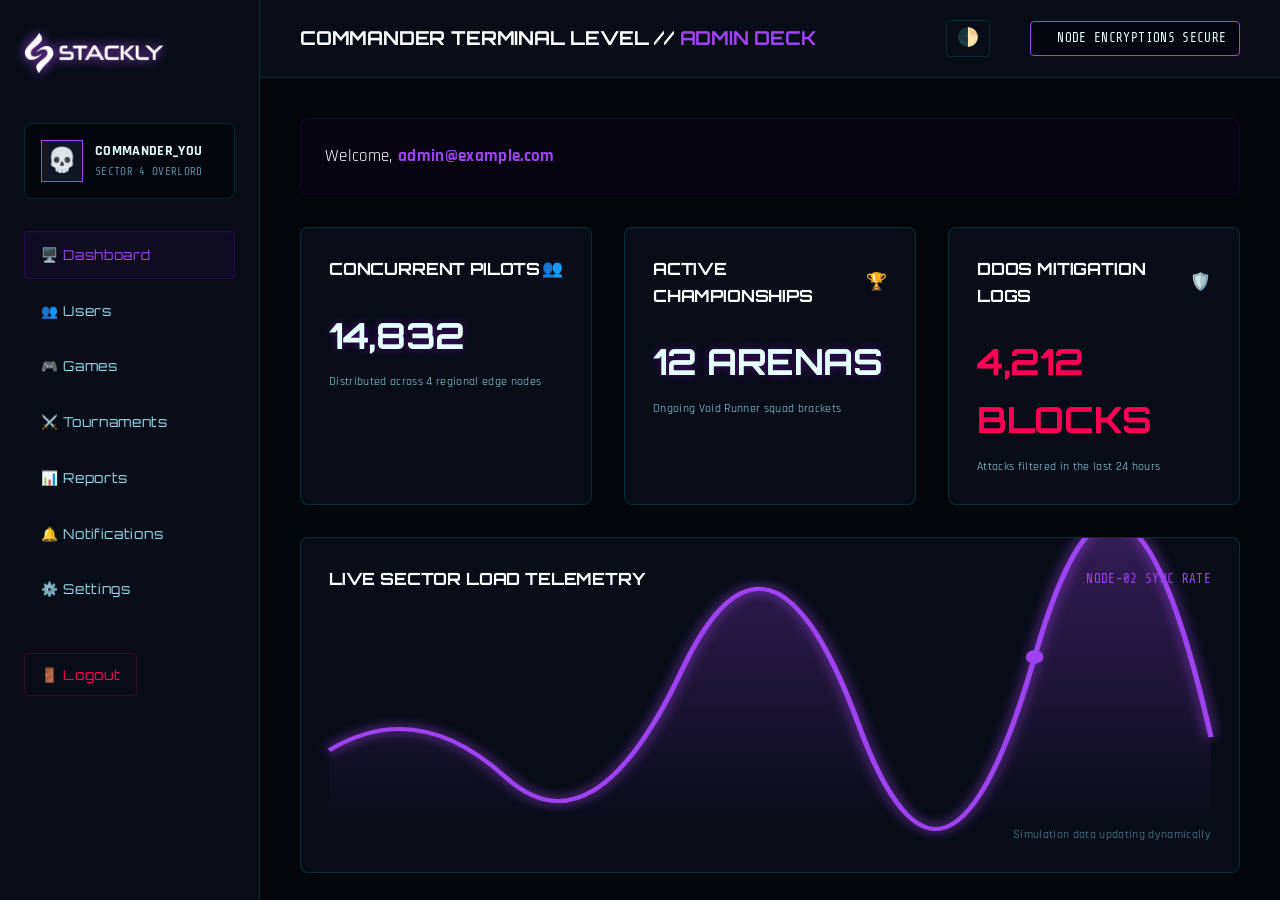
<file: dashboard-admin.html>
<!DOCTYPE html>
<html lang="en">
<head>
    <meta charset="UTF-8">
    <meta name="viewport" content="width=device-width, initial-scale=1.0">
    <meta name="description" content="Stackly Commander Core - Operational server controls, anti-cheat logs, and tournament bracket planners.">
    <title>STACKLY PLAY // Commander Core</title>
    <!-- Google Fonts -->
    <link rel="preconnect" href="https://fonts.googleapis.com">
    <link rel="preconnect" href="https://fonts.gstatic.com" crossorigin>
    <link href="https://fonts.googleapis.com/css2?family=Orbitron:wght@400;500;600;700;800;900&family=Rajdhani:wght@400;500;600;700&family=Share+Tech+Mono&display=swap" rel="stylesheet">
    <!-- AOS Stylesheet -->
    <link rel="stylesheet" href="https://unpkg.com/aos@2.3.4/dist/aos.css">
    <!-- Main & Dashboard Stylesheets -->
    <link rel="stylesheet" href="styles.css">
    <link rel="stylesheet" href="dashboard.css">
</head>
<body class="cyber-dark-theme commander-theme">
    
    <!-- Mobile Sidebar Blur Overlay -->
    <div class="sidebar-overlay" id="sidebar-overlay"></div>
    
    <div class="dashboard-container">
        <!-- Sidebar Drawer Navigation -->
        <aside class="dash-sidebar" id="dash-sidebar">
            <div class="dash-brand">
                <a href="index.html"><img src="Assests/logo.webp" alt="Stackly Play"></a>
            </div>
            
            <div class="dash-user-card">
                <div class="dash-user-avatar">💀</div>
                <div class="dash-user-info">
                    <div class="dash-user-name" id="user-display-name">COMMANDER_YOU</div>
                    <div class="dash-user-role">SECTOR 4 OVERLORD</div>
                </div>
            </div>
            
            <ul class="dash-menu">
                <li class="side-tab active" data-target="panel-ops">🖥️ Dashboard</li>
                <li class="side-tab" data-target="panel-anticheat">👥 Users</li>
                <li class="side-tab" data-target="panel-games">🎮 Games</li>
                <li class="side-tab" data-target="panel-brackets">⚔️ Tournaments</li>
                <li class="side-tab" data-target="panel-reports">📊 Reports</li>
                <li class="side-tab" data-target="panel-notifs">🔔 Notifications</li>
                <li class="side-tab" data-target="panel-server">⚙️ Settings</li>
                <li><button class="side-tab btn-logout" id="logout-btn">🚪 Logout</button></li>
            </ul>
        </aside>
        
        <!-- Main Panel Frame -->
        <main class="dash-main">
            <!-- Topbar HUD Header -->
            <header class="dash-topbar">
                <div style="display: flex; align-items: center; gap: 1rem;">
                    <button class="dash-hamburger" id="dash-hamburger" aria-expanded="false" aria-label="Toggle navigation sidebar">
                        <span class="hamburger"></span>
                    </button>
                    <h2>COMMANDER TERMINAL LEVEL // <span>ADMIN DECK</span></h2>
                </div>
                <div class="topbar-actions">
                    <button class="contrast-btn" id="hud-theme-toggle" title="Toggle Light/Dark Theme" style="background:none; border:1px solid var(--border-color); color:var(--text-primary); font-size:1.1rem; padding:0.4rem 0.6rem; border-radius:var(--radius-sm); cursor:pointer; margin-right:1rem;">🌓</button>
                    <div class="terminal-status" style="border-color:var(--accent-purple)">
                        <span class="pulse-dot purple"></span> NODE ENCRYPTIONS SECURE
                    </div>
                </div>
            </header>
            
            <!-- Dashboard Content Panels -->
            <section class="dash-content">
                
                <!-- PANEL 1: OPERATIONS DECK -->
                <div class="dash-panel active" id="panel-ops">
                    <div class="welcome-banner" style="margin-bottom: 2rem; padding: 1.5rem; background: rgba(162, 0, 255, 0.03); border: 1px solid rgba(162, 0, 255, 0.1); border-radius: var(--radius-md); font-family: var(--font-cyber-display); color: #ffffff;" data-aos="fade-down">
                        <span>Welcome, </span><strong id="user-display-email" style="color: var(--accent-purple)">admin@example.com</strong>
                    </div>
                    <div class="panel-grid-3">
                        <!-- Stat Card 1 -->
                        <div class="dash-card" data-aos="zoom-in" data-aos-delay="100">
                            <div class="dash-card-header">
                                <h3>CONCURRENT PILOTS</h3>
                                <span style="color:var(--accent-purple)">👥</span>
                            </div>
                            <h2 style="font-size:2.25rem; font-family:var(--font-cyber-heading); text-shadow:0 0 10px rgba(162, 0, 255, 0.4)">14,832</h2>
                            <p style="font-size:0.75rem; color:var(--text-secondary); margin-top:0.5rem">Distributed across 4 regional edge nodes</p>
                        </div>
                        
                        <!-- Stat Card 2 -->
                        <div class="dash-card" data-aos="zoom-in" data-aos-delay="200">
                            <div class="dash-card-header">
                                <h3>ACTIVE CHAMPIONSHIPS</h3>
                                <span style="color:var(--accent-purple)">🏆</span>
                            </div>
                            <h2 style="font-size:2.25rem; font-family:var(--font-cyber-heading); text-shadow:0 0 10px rgba(162, 0, 255, 0.4)">12 Arenas</h2>
                            <p style="font-size:0.75rem; color:var(--text-secondary); margin-top:0.5rem">Ongoing Void Runner squad brackets</p>
                        </div>
                        
                        <!-- Stat Card 3 -->
                        <div class="dash-card" data-aos="zoom-in" data-aos-delay="300">
                            <div class="dash-card-header">
                                <h3>DDoS MITIGATION LOGS</h3>
                                <span style="color:var(--accent-red)">🛡️</span>
                            </div>
                            <h2 style="font-size:2.25rem; font-family:var(--font-cyber-heading); color:var(--accent-red)">4,212 Blocks</h2>
                            <p style="font-size:0.75rem; color:var(--text-secondary); margin-top:0.5rem">Attacks filtered in the last 24 hours</p>
                        </div>
                    </div>
                    
                    <!-- SVG Live Telemetry graph -->
                    <div class="dash-card" style="margin-top:2rem" data-aos="fade-up">
                        <div class="dash-card-header">
                            <h3>LIVE SECTOR LOAD TELEMETRY</h3>
                            <span style="font-family:var(--font-cyber-console); font-size:0.8rem; color:var(--accent-purple)">NODE-02 SYNC RATE</span>
                        </div>
                        <div style="width:100%; height:200px; display:flex; align-items:flex-end;">
                            <svg viewBox="0 0 500 150" width="100%" height="100%" preserveAspectRatio="none" style="overflow:visible;">
                                <defs>
                                    <linearGradient id="purpleGlow" x1="0" y1="0" x2="0" y2="1">
                                        <stop offset="0%" stop-color="var(--accent-purple)" stop-opacity="0.3"></stop>
                                        <stop offset="100%" stop-color="var(--accent-purple)" stop-opacity="0.0"></stop>
                                    </linearGradient>
                                </defs>
                                <path d="M 0 100 Q 50 60 100 120 T 200 40 T 300 80 T 400 30 T 500 90 L 500 150 L 0 150 Z" fill="url(#purpleGlow)"></path>
                                <path d="M 0 100 Q 50 60 100 120 T 200 40 T 300 80 T 400 30 T 500 90" fill="none" stroke="var(--accent-purple)" stroke-width="3" style="filter: drop-shadow(0 0 4px var(--accent-purple));"></path>
                                <circle cx="400" cy="30" r="5" fill="var(--accent-purple)"></circle>
                            </svg>
                        </div>
                        <p style="font-size:0.75rem; color:var(--text-muted); text-align:right; margin-top:0.5rem">Simulation data updating dynamically</p>
                    </div>
                </div>
                
                <!-- PANEL 2: ANTI-CHEAT LOGS -->
                <div class="dash-panel" id="panel-anticheat">
                    <div class="dash-card" data-aos="fade-up">
                        <div class="dash-card-header">
                            <h3>BUFFER SHIELD: DANGER AGENT REGISTRY</h3>
                        </div>
                        <p class="box-desc" style="margin-bottom:1.5rem">Accounts flagged by anti-cheat parameters. Commander authorization required to establish sector bans.</p>
                        <div class="registry-table-box">
                            <table class="registry-table">
                                <thead>
                                    <tr>
                                        <th>AGENT SIGNATURE</th>
                                        <th>NODE LOCATION</th>
                                        <th>HACK CONCORDANCE</th>
                                        <th>SIGNATURE FLAG</th>
                                        <th>MITIGATION</th>
                                    </tr>
                                </thead>
                                <tbody>
                                    <tr>
                                        <td style="font-weight:700">AIM_BOTTER_99</td>
                                        <td style="font-family:var(--font-cyber-console)">STK-NODE-01</td>
                                        <td style="color:var(--accent-red); font-family:var(--font-cyber-console); font-weight:700">99.4%</td>
                                        <td class="flag-hack">WALLHACK DETECT</td>
                                        <td><button class="ban-btn">BAN AGENT</button></td>
                                    </tr>
                                    <tr>
                                        <td style="font-weight:700">RECOIL_MACRO_X</td>
                                        <td style="font-family:var(--font-cyber-console)">STK-NODE-03</td>
                                        <td style="color:var(--accent-red); font-family:var(--font-cyber-console); font-weight:700">92.1%</td>
                                        <td class="flag-hack">RECOIL MACRO</td>
                                        <td><button class="ban-btn">BAN AGENT</button></td>
                                    </tr>
                                    <tr>
                                        <td style="font-weight:700">SPEED_RUN_CADET</td>
                                        <td style="font-family:var(--font-cyber-console)">STK-NODE-02</td>
                                        <td style="color:var(--accent-red); font-family:var(--font-cyber-console); font-weight:700">89.5%</td>
                                        <td class="flag-hack">SPEED OFFSET DETECT</td>
                                        <td><button class="ban-btn">BAN AGENT</button></td>
                                    </tr>
                                </tbody>
                            </table>
                        </div>
                    </div>
                </div>
                
                <!-- PANEL 3: BRACKET PLANNER -->
                <div class="dash-panel" id="panel-brackets">
                    <div class="panel-grid-2">
                        <!-- Left Panel: Brackets visualizer -->
                        <div class="dash-card">
                            <div class="dash-card-header">
                                <h3>TACTICAL BRACKET SCHEDULER</h3>
                            </div>
                            <div class="bracket-box">
                                <span class="panel-tag" style="color:var(--accent-purple)">SECTOR 4 CHAMPIONSHIPS</span>
                                <!-- Match 1 -->
                                <div class="bracket-match">
                                    <div class="bracket-team-row winner">
                                        <span>SHADOW_REAPER</span>
                                        <span class="bracket-score">3</span>
                                    </div>
                                    <div class="bracket-team-row">
                                        <span>CYBER_PAWN</span>
                                        <span class="bracket-score">1</span>
                                    </div>
                                </div>
                                <!-- Match 2 -->
                                <div class="bracket-match">
                                    <div class="bracket-team-row">
                                        <span>ALPHA_PILOT</span>
                                        <span class="bracket-score">0</span>
                                    </div>
                                    <div class="bracket-team-row winner">
                                        <span>VECTOR_X</span>
                                        <span class="bracket-score">3</span>
                                    </div>
                                </div>
                            </div>
                        </div>
                        
                        <!-- Right Panel: Registration Form -->
                        <div class="dash-card">
                            <div class="dash-card-header">
                                <h3>REGISTER NEW OPERATIONAL SQUAD</h3>
                            </div>
                            <form id="bracket-register-form" novalidate style="display:flex; flex-direction:column; gap:1.25rem;">
                                <div class="form-group">
                                    <label for="squad-name" style="font-family:var(--font-cyber-console); font-size:0.8rem;">SQUAD NAME SIGNATURE</label>
                                    <input type="text" id="squad-name" placeholder="e.g. VOID_RUNNERS_CLAN" required>
                                </div>
                                <div class="form-group">
                                    <label for="squad-division" style="font-family:var(--font-cyber-console); font-size:0.8rem;">SQUAD LEADER AGENT ID</label>
                                    <input type="text" id="squad-division" placeholder="e.g. COMMANDER_ALPHA" required>
                                </div>
                                <div class="form-group">
                                    <label for="squad-tier" style="font-family:var(--font-cyber-console); font-size:0.8rem;">TACTICAL SECTOR BRACKET</label>
                                    <select id="squad-tier" required>
                                        <option value="" disabled selected>Select bracket level...</option>
                                        <option value="Pro Division">PRO DIVISION (LP 1500+)</option>
                                        <option value="Cadet Challenger">CADET CHALLENGER (LP 1000+)</option>
                                    </select>
                                </div>
                                <button type="submit" class="btn-primary-neon" style="border:none; padding:1rem; cursor:pointer; background:linear-gradient(135deg, var(--accent-purple), var(--accent-cyan)); color:#010206; font-weight:800; font-size:0.9rem; letter-spacing:0.08em; clip-path:var(--clip-angle-sm)">PROPOSE BRACKET SLATE</button>
                            </form>
                        </div>
                    </div>
                </div>
                
                <!-- PANEL: GAMES -->
                <div class="dash-panel" id="panel-games">
                    <div class="dash-card">
                        <div class="dash-card-header">
                            <h3>OPERATIONAL INSTALLED GAMES</h3>
                        </div>
                        <div class="registry-table-box">
                            <table style="width:100%; border-collapse:collapse; color:#fff; text-align:left;">
                                <thead>
                                    <tr style="border-bottom:1px solid var(--border-color); font-family:var(--font-cyber-heading)">
                                        <th style="padding:1rem;">GAME ID</th>
                                        <th style="padding:1rem;">MATCHES</th>
                                        <th style="padding:1rem;">PILOT CAPACITY</th>
                                        <th style="padding:1rem;">STATUS</th>
                                    </tr>
                                </thead>
                                <tbody>
                                    <tr style="border-bottom:1px solid rgba(255,255,255,0.05)">
                                        <td style="padding:1rem;">VOID RUNNER</td>
                                        <td style="padding:1rem;">24 active</td>
                                        <td style="padding:1rem;">12,504 pilots</td>
                                        <td style="padding:1rem; color:var(--accent-emerald)">ONLINE</td>
                                    </tr>
                                    <tr>
                                        <td style="padding:1rem;">QUANTUM CLASH</td>
                                        <td style="padding:1rem;">12 active</td>
                                        <td style="padding:1rem;">8,210 pilots</td>
                                        <td style="padding:1rem; color:var(--accent-emerald)">ONLINE</td>
                                    </tr>
                                </tbody>
                            </table>
                        </div>
                    </div>
                </div>

                <!-- PANEL: REPORTS -->
                <div class="dash-panel" id="panel-reports">
                    <div class="dash-card">
                        <div class="dash-card-header">
                            <h3>GRID PACKET LOSS DIAGNOSTICS</h3>
                        </div>
                        <p style="margin-top:1rem; line-height:1.6; color:var(--text-secondary)">All node diagnostic channels report 0% packet loss. Edge synchronizations are locked at 12ms average latency rating.</p>
                    </div>
                </div>

                <!-- PANEL: NOTIFICATIONS -->
                <div class="dash-panel" id="panel-notifs">
                    <div class="dash-card">
                        <div class="dash-card-header">
                            <h3>HUD BROADCAST MESSAGES</h3>
                        </div>
                        <div class="console-box" style="height:200px; margin-top:1rem;">
                            <div class="console-line">> [ALERT] Sector 4 low-gravity grid maintenance at 04:00 UTC.</div>
                            <div class="console-line">> [SECURE] System developer firewall tests: COMPLETED.</div>
                        </div>
                    </div>
                </div>

                
                <!-- PANEL 4: SERVER OVERCLOCK -->
                <div class="dash-panel" id="panel-server">
                    <div class="panel-grid-2">
                        <!-- Left Panel: Controls switches -->
                        <div class="dash-card">
                            <div class="dash-card-header">
                                <h3>OPERATIONAL SWITCH CONTROL DECK</h3>
                            </div>
                            <div class="switches-deck">
                                <div class="switch-item">
                                    <div class="switch-info">
                                        <h4>HUD SYSTEM LIGHT THEME</h4>
                                        <p>Toggle high-contrast white operations terminal</p>
                                    </div>
                                    <label class="switch-control" for="theme-slider-switch">
                                        <input type="checkbox" id="theme-slider-switch">
                                        <span class="switch-slider"></span>
                                    </label>
                                </div>
                                <div class="switch-item">
                                    <div class="switch-info">
                                        <h4>DDoS SHIELD MITIGATION</h4>
                                        <p>Activate high-priority firewalls on Node 2</p>
                                    </div>
                                    <label class="switch-control" for="ddos-toggle">
                                        <input type="checkbox" id="ddos-toggle" checked>
                                        <span class="switch-slider"></span>
                                    </label>
                                </div>
                                
                                <div class="switch-item">
                                    <div class="switch-info">
                                        <h4>NEURAL TICKRATE OVERCLOCK</h4>
                                        <p>Expand tick precision from 128Hz to 256Hz</p>
                                    </div>
                                    <label class="switch-control" for="tickrate-toggle">
                                        <input type="checkbox" id="tickrate-toggle">
                                        <span class="switch-slider"></span>
                                    </label>
                                </div>
                                
                                <div class="switch-item">
                                    <div class="switch-info">
                                        <h4>LOW-LATENCY EDGE ROUTING</h4>
                                        <p>Direct low-gravity traffic along bypass grids</p>
                                    </div>
                                    <label class="switch-control" for="latency-toggle" checked>
                                        <input type="checkbox" id="latency-toggle" checked>
                                        <span class="switch-slider"></span>
                                    </label>
                                </div>
                            </div>
                        </div>
                        
                        <!-- Right Panel: Diagnostics stream -->
                        <div class="dash-card" style="display:flex; flex-direction:column; justify-content:space-between">
                            <div class="dash-card-header">
                                <h3>COMMANDER COMMAND LINE LOGS</h3>
                            </div>
                            
                            <div class="console-box" id="admin-console" style="height:280px">
                                <div class="console-line">> Securing administrative credentials link...</div>
                                <div class="console-line">> STK-NODE-02 core synchronizations aligned.</div>
                                <div class="console-line">> DDoS Shielding is currently: ACTIVE</div>
                                <div class="console-line">> Latency Edge sync routing: ENABLED</div>
                                <div class="console-line">> Neural Tickrate overclock: DISABLED (Standard 128Hz active)</div>
                            </div>
                        </div>
                    </div>
                </div>
                
            </section>
        </main>
    </div>
    
    <!-- Main JavaScript Logic -->
    <script src="https://unpkg.com/aos@2.3.4/dist/aos.js"></script>
    <script src="app.js"></script>

    <script>
        document.addEventListener('DOMContentLoaded', () => {
            const body = document.body;
            const toggleSwitch = document.getElementById('theme-slider-switch');
            const themeBtn = document.getElementById('hud-theme-toggle');
            
            function updateTheme(isLight) {
                if (isLight) {
                    body.classList.remove('cyber-dark-theme');
                    body.classList.add('cyber-light-theme');
                    if(toggleSwitch) toggleSwitch.checked = true;
                } else {
                    body.classList.remove('cyber-light-theme');
                    body.classList.add('cyber-dark-theme');
                    if(toggleSwitch) toggleSwitch.checked = false;
                }
            }
            
            if(toggleSwitch) {
                toggleSwitch.addEventListener('change', () => {
                    updateTheme(toggleSwitch.checked);
                });
            }
            if(themeBtn) {
                themeBtn.addEventListener('click', () => {
                    const isLightNow = body.classList.contains('cyber-light-theme');
                    updateTheme(!isLightNow);
                });
            }
        });
    </script>
</body>
</html>
</file>
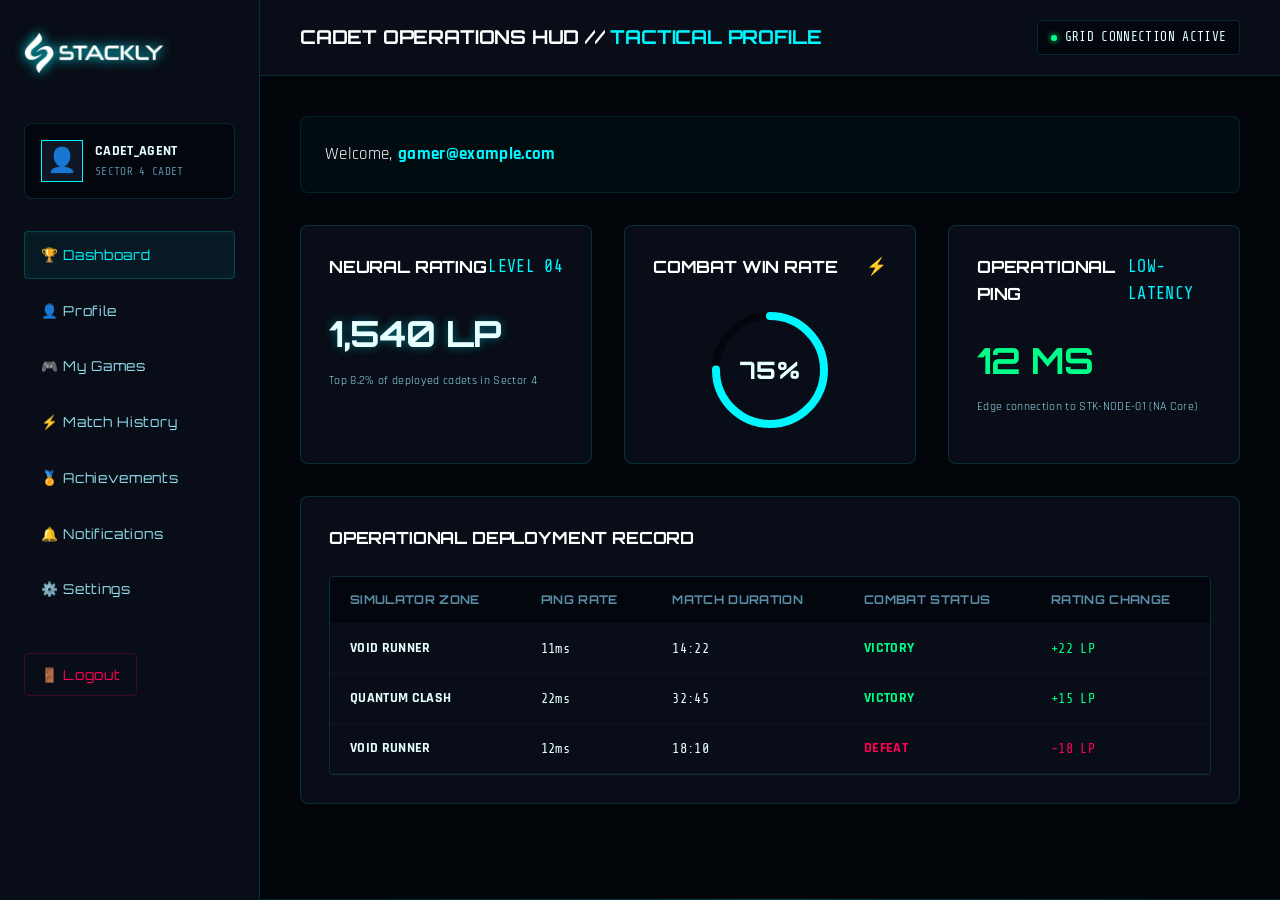
<file: dashboard-user.html>
<!DOCTYPE html>
<html lang="en">
<head>
    <meta charset="UTF-8">
    <meta name="viewport" content="width=device-width, initial-scale=1.0">
    <meta name="description" content="Stackly Cadet Hub - Manage your esports career statistics, gear calibrations, and low-latency network diagnostic tests.">
    <title>STACKLY PLAY // Cadet Hub</title>
    <!-- Google Fonts -->
    <link rel="preconnect" href="https://fonts.googleapis.com">
    <link rel="preconnect" href="https://fonts.gstatic.com" crossorigin>
    <link href="https://fonts.googleapis.com/css2?family=Orbitron:wght@400;500;600;700;800;900&family=Rajdhani:wght@400;500;600;700&family=Share+Tech+Mono&display=swap" rel="stylesheet">
    <!-- AOS Stylesheet -->
    <link rel="stylesheet" href="https://unpkg.com/aos@2.3.4/dist/aos.css">
    <!-- Main & Dashboard Stylesheets -->
    <link rel="stylesheet" href="styles.css">
    <link rel="stylesheet" href="dashboard.css">
</head>
<body class="cyber-dark-theme">
    
    <!-- Mobile Sidebar Blur Overlay -->
    <div class="sidebar-overlay" id="sidebar-overlay"></div>
    
    <div class="dashboard-container">
        <!-- Sidebar Drawer Navigation -->
        <aside class="dash-sidebar" id="dash-sidebar">
            <div class="dash-brand">
                <a href="index.html"><img src="Assests/logo.webp" alt="Stackly Play"></a>
            </div>
            
            <div class="dash-user-card">
                <div class="dash-user-avatar">👤</div>
                <div class="dash-user-info">
                    <div class="dash-user-name" id="user-display-name">CADET_AGENT</div>
                    <div class="dash-user-role">SECTOR 4 CADET</div>
                </div>
            </div>
            
            <ul class="dash-menu">
                <li class="side-tab active" data-target="panel-career">🏆 Dashboard</li>
                <li class="side-tab" data-target="panel-profile">👤 Profile</li>
                <li class="side-tab" data-target="panel-games">🎮 My Games</li>
                <li class="side-tab" data-target="panel-latency">⚡ Match History</li>
                <li class="side-tab" data-target="panel-achievements">🏅 Achievements</li>
                <li class="side-tab" data-target="panel-notifs">🔔 Notifications</li>
                <li class="side-tab" data-target="panel-calibration">⚙️ Settings</li>
                <li><button class="side-tab btn-logout" id="logout-btn">🚪 Logout</button></li>
            </ul>
        </aside>
        
        <!-- Main Panel Frame -->
        <main class="dash-main">
            <!-- Topbar HUD Header -->
            <header class="dash-topbar">
                <div style="display: flex; align-items: center; gap: 1rem;">
                    <button class="dash-hamburger" id="dash-hamburger" aria-expanded="false" aria-label="Toggle navigation sidebar">
                        <span class="hamburger"></span>
                    </button>
                    <h2>CADET OPERATIONS HUD // <span>TACTICAL PROFILE</span></h2>
                </div>
                <div class="topbar-actions">
                    <div class="terminal-status">
                        <span class="pulse-dot green"></span> GRID CONNECTION ACTIVE
                    </div>
                </div>
            </header>
            
            <!-- Dashboard Content Panels -->
            <section class="dash-content">
                
                <!-- PANEL 1: CAREER METRICS -->
                <div class="dash-panel active" id="panel-career">
                    <div class="welcome-banner" style="margin-bottom: 2rem; padding: 1.5rem; background: rgba(0, 242, 254, 0.03); border: 1px solid rgba(0, 242, 254, 0.1); border-radius: var(--radius-md); font-family: var(--font-cyber-display); color: #ffffff;" data-aos="fade-down">
                        <span>Welcome, </span><strong id="user-display-email" style="color: var(--accent-cyan)">gamer@example.com</strong>
                    </div>
                    <div class="panel-grid-3">
                        <!-- Stat Card 1 -->
                        <div class="dash-card" data-aos="zoom-in" data-aos-delay="100">
                            <div class="dash-card-header">
                                <h3>NEURAL RATING</h3>
                                <span style="color:var(--accent-cyan); font-family:var(--font-cyber-console)">LEVEL 04</span>
                            </div>
                            <h2 style="font-size:2.25rem; font-family:var(--font-cyber-heading); text-shadow:0 0 10px rgba(0, 242, 254, 0.4)">1,540 LP</h2>
                            <p style="font-size:0.75rem; color:var(--text-secondary); margin-top:0.5rem">Top 8.2% of deployed cadets in Sector 4</p>
                        </div>
                        
                        <!-- Stat Card 2 -->
                        <div class="dash-card" data-aos="zoom-in" data-aos-delay="200">
                            <div class="dash-card-header">
                                <h3>COMBAT WIN RATE</h3>
                                <span style="color:var(--accent-cyan)">⚡</span>
                            </div>
                            <div class="stat-circle-box">
                                <svg class="stat-circle-svg" width="130" height="130">
                                    <circle class="stat-circle-bg" cx="65" cy="65" r="54"/>
                                    <circle class="stat-circle-fill" cx="65" cy="65" r="54"/>
                                </svg>
                                <div class="stat-circle-value">75%</div>
                            </div>
                        </div>
                        
                        <!-- Stat Card 3 -->
                        <div class="dash-card" data-aos="zoom-in" data-aos-delay="300">
                            <div class="dash-card-header">
                                <h3>OPERATIONAL PING</h3>
                                <span style="color:var(--accent-cyan); font-family:var(--font-cyber-console)">LOW-LATENCY</span>
                            </div>
                            <h2 style="font-size:2.25rem; font-family:var(--font-cyber-heading); color:var(--accent-emerald)">12 ms</h2>
                            <p style="font-size:0.75rem; color:var(--text-secondary); margin-top:0.5rem">Edge connection to STK-NODE-01 (NA Core)</p>
                        </div>
                    </div>
                    
                    <!-- Matches Log -->
                    <div class="dash-card" style="margin-top:2rem" data-aos="fade-up">
                        <div class="dash-card-header">
                            <h3>OPERATIONAL DEPLOYMENT RECORD</h3>
                        </div>
                        <div class="registry-table-box">
                            <table class="registry-table">
                                <thead>
                                    <tr>
                                        <th>SIMULATOR ZONE</th>
                                        <th>PING RATE</th>
                                        <th>MATCH DURATION</th>
                                        <th>COMBAT STATUS</th>
                                        <th>RATING CHANGE</th>
                                    </tr>
                                </thead>
                                <tbody>
                                    <tr>
                                        <td style="font-weight:700">VOID RUNNER</td>
                                        <td style="font-family:var(--font-cyber-console)">11ms</td>
                                        <td style="font-family:var(--font-cyber-console)">14:22</td>
                                        <td style="color:var(--accent-emerald); font-weight:700">VICTORY</td>
                                        <td style="color:var(--accent-emerald); font-family:var(--font-cyber-console)">+22 LP</td>
                                    </tr>
                                    <tr>
                                        <td style="font-weight:700">QUANTUM CLASH</td>
                                        <td style="font-family:var(--font-cyber-console)">22ms</td>
                                        <td style="font-family:var(--font-cyber-console)">32:45</td>
                                        <td style="color:var(--accent-emerald); font-weight:700">VICTORY</td>
                                        <td style="color:var(--accent-emerald); font-family:var(--font-cyber-console)">+15 LP</td>
                                    </tr>
                                    <tr>
                                        <td style="font-weight:700">VOID RUNNER</td>
                                        <td style="font-family:var(--font-cyber-console)">12ms</td>
                                        <td style="font-family:var(--font-cyber-console)">18:10</td>
                                        <td style="color:var(--accent-red); font-weight:700">DEFEAT</td>
                                        <td style="color:var(--accent-red); font-family:var(--font-cyber-console)">-18 LP</td>
                                    </tr>
                                </tbody>
                            </table>
                        </div>
                    </div>
                </div>
                
                <!-- PANEL: PROFILE -->
                <div class="dash-panel" id="panel-profile">
                    <div class="dash-card">
                        <div class="dash-card-header">
                            <h3>EDIT CADET PROFILE</h3>
                        </div>
                        <form id="edit-profile-form" novalidate style="display:flex; flex-direction:column; gap:1.25rem; margin-top:1.5rem;">
                            <div class="form-row-2">
                                <div class="form-group">
                                    <label>FULL NAME</label>
                                    <input type="text" id="prof-fullname" placeholder="Cadet Agent Signature" required>
                                </div>
                                <div class="form-group">
                                    <label>AGENT CODENAME</label>
                                    <input type="text" id="prof-codename" placeholder="CADET_AGENT" required>
                                </div>
                            </div>
                            <div class="form-row-2">
                                <div class="form-group">
                                    <label>EMAIL SIGNATURE</label>
                                    <input type="email" id="prof-email" placeholder="agent@neural.net" required>
                                </div>
                                <div class="form-group">
                                    <label>CONTACT PHONE</label>
                                    <input type="tel" id="prof-phone" placeholder="+1 (555) 0199" required>
                                </div>
                            </div>
                            <button type="submit" class="btn-primary-neon" style="border:none; padding:1rem; cursor:pointer; background:linear-gradient(135deg, var(--accent-purple), var(--accent-cyan)); color:#010206; font-weight:800; font-size:0.9rem; letter-spacing:0.08em; clip-path:var(--clip-angle-sm)">SAVE CHANGES</button>
                        </form>
                    </div>
                </div>

                <!-- PANEL: MY GAMES -->
                <div class="dash-panel" id="panel-games">
                    <div class="dash-card">
                        <div class="dash-card-header">
                            <h3>MY DEPLOYED STATIONS</h3>
                        </div>
                        <div style="display:grid; grid-template-columns:repeat(auto-fit, minmax(200px, 1fr)); gap:1.5rem; margin-top:1.5rem;">
                            <div class="dash-card" style="text-align:center;">
                                <h4 style="color:var(--accent-cyan)">VOID RUNNER</h4>
                                <p style="font-size:0.75rem; color:var(--text-secondary); margin-top:0.5rem">Status: Active</p>
                            </div>
                            <div class="dash-card" style="text-align:center;">
                                <h4 style="color:var(--accent-cyan)">QUANTUM CLASH</h4>
                                <p style="font-size:0.75rem; color:var(--text-secondary); margin-top:0.5rem">Status: Active</p>
                            </div>
                        </div>
                    </div>
                </div>

                <!-- PANEL: ACHIEVEMENTS -->
                <div class="dash-panel" id="panel-achievements">
                    <div class="dash-card">
                        <div class="dash-card-header">
                            <h3>MY MILITARY INSIGNIAS</h3>
                        </div>
                        <div style="display:grid; grid-template-columns:repeat(auto-fit, minmax(200px, 1fr)); gap:1.5rem; margin-top:1.5rem;">
                            <div class="dash-card" style="border-color:var(--accent-emerald)">
                                <h4>🛡️ GATEWAY ALIGNED</h4>
                                <p style="font-size:0.75rem; color:var(--text-secondary)">Connected Node 2 successfully.</p>
                            </div>
                            <div class="dash-card">
                                <h4>⚡ OVERCLOCK CADET</h4>
                                <p style="font-size:0.75rem; color:var(--text-secondary)">Calibrated mouse to 8000Hz.</p>
                            </div>
                        </div>
                    </div>
                </div>

                <!-- PANEL: NOTIFICATIONS -->
                <div class="dash-panel" id="panel-notifs">
                    <div class="dash-card">
                        <div class="dash-card-header">
                            <h3>HUD INBOX NOTIFICATIONS</h3>
                        </div>
                        <div class="console-box" style="height:150px; margin-top:1.5rem;">
                            <div class="console-line">> [ALERT] Sector 4 low-gravity grid maintenance soon.</div>
                            <div class="console-line">> [SECURE] System developer firewall tests: COMPLETED.</div>
                        </div>
                    </div>
                </div>

                
                <!-- PANEL 2: GEAR CALIBRATION -->
                <div class="dash-panel" id="panel-calibration">
                    <div class="panel-grid-2">
                        <!-- Left Panel: Sliders -->
                        <div class="dash-card">
                            <div class="dash-card-header">
                                <h3>PERIPHERAL SIGNAL MODIFIERS</h3>
                            </div>
                            <form id="gear-config-form" novalidate class="gear-sliders">
                                <div class="slider-group">
                                    <div class="slider-label-row">
                                        <span>REFLEX MOUSE SENSITIVITY (DPI)</span>
                                        <span id="dpi-value" style="color:var(--accent-cyan); font-weight:700">1,600 DPI</span>
                                    </div>
                                    <input type="range" class="slider-control" id="dpi-slider" min="400" max="32000" step="100" value="1600">
                                </div>
                                
                                <div class="slider-group">
                                    <div class="slider-label-row">
                                        <span>USB POLLING Precision RATE</span>
                                        <span id="polling-value" style="color:var(--accent-cyan); font-weight:700">1,000 Hz</span>
                                    </div>
                                    <input type="range" class="slider-control" id="polling-slider" min="125" max="8000" step="125" value="1000">
                                </div>
                                
                                <div class="slider-group">
                                    <div class="slider-label-row">
                                        <span>HUD CROSSHAIR RADIUS SCALE</span>
                                        <span id="crosshair-value" style="color:var(--accent-cyan); font-weight:700">2.0 px</span>
                                    </div>
                                    <input type="range" class="slider-control" id="crosshair-slider" min="0.5" max="10" step="0.5" value="2.0">
                                </div>
                                
                                <div class="slider-group">
                                    <span style="font-family:var(--font-cyber-console); font-size:0.8rem; color:var(--text-secondary)">HUD NEON TARGET SIGNATURE</span>
                                    <div class="color-picker-grid">
                                        <button type="button" class="color-btn active" style="background-color: var(--accent-cyan);" data-color="cyan"></button>
                                        <button type="button" class="color-btn" style="background-color: var(--accent-purple);" data-color="purple"></button>
                                        <button type="button" class="color-btn" style="background-color: var(--accent-emerald);" data-color="emerald"></button>
                                        <button type="button" class="color-btn" style="background-color: var(--accent-gold);" data-color="gold"></button>
                                        <button type="button" class="color-btn" style="background-color: var(--accent-red);" data-color="red"></button>
                                    </div>
                                </div>
                                
                                <button type="submit" class="btn-primary-neon" style="border:none; padding:0.8rem; cursor:pointer; width:100%; margin-top:1rem;">SAVE HARDWARE PROFILE</button>
                            </form>
                        </div>
                        
                        <!-- Right Panel: Visual HUD preview -->
                        <div class="dash-card" style="display:flex; flex-direction:column; align-items:center; justify-content:center;">
                            <div class="dash-card-header" style="width:100%">
                                <h3>HUD CROSSHAIR SIMULATOR</h3>
                            </div>
                            <div class="hud-crosshair-preview-box" style="position:relative; width:220px; height:220px; background-color:#010206; border:1px dashed var(--border-color); border-radius:var(--radius-md); display:flex; align-items:center; justify-content:center; overflow:hidden;">
                                <div class="crosshair-preview-dot" id="crosshair-preview-dot" style="position:absolute; width:4px; height:4px; background-color:var(--accent-cyan); border-radius:var(--radius-full); box-shadow: 0 0 8px var(--accent-cyan); transition: transform 0.2s;"></div>
                                <div style="position:absolute; width:100%; height:1px; background:rgba(255,255,255,0.03)"></div>
                                <div style="position:absolute; height:100%; width:1px; background:rgba(255,255,255,0.03)"></div>
                            </div>
                            <p style="font-size:0.75rem; color:var(--text-muted); text-align:center; margin-top:1rem">Interactive HUD calibrates as modifiers adjust</p>
                        </div>
                    </div>
                </div>
                
                <!-- PANEL 3: LATENCY SIMULATOR -->
                <div class="dash-panel" id="panel-latency">
                    <div class="panel-grid-2">
                        <!-- Left Panel: Grid -->
                        <div class="dash-card">
                            <div class="dash-card-header">
                                <h3>INTERACTIVE NEURAL LATENCY COMS GRID</h3>
                            </div>
                            <p class="box-desc" style="margin-bottom: 1rem">Click coordinate sectors on the grid matrix to calibrate input sync rates and measure responses.</p>
                            <div class="calibrator-container">
                                <div class="calibrator-header">
                                    <span>SECTOR: <code id="calibrator-sector-lbl">SEC-00</code></span>
                                    <span>STATUS: <code id="calibrator-status-lbl" style="color:var(--accent-emerald)">STABLE</code></span>
                                </div>
                                <div class="calibrator-grid" id="latency-matrix">
                                    <!-- 64 cells generated by JS -->
                                </div>
                            </div>
                        </div>
                        
                        <!-- Right Panel: Telemetry readings -->
                        <div class="dash-card" style="display:flex; flex-direction:column; justify-content:space-between">
                            <div class="dash-card-header">
                                <h3>CALIBRATION TELEMETRY DATA</h3>
                            </div>
                            
                            <div style="margin:2rem 0; text-align:center">
                                <span class="panel-tag" style="color:var(--accent-cyan)">CALIBRATING MILLISECOND MATRIX</span>
                                <h2 style="font-size:3.5rem; font-family:var(--font-cyber-heading); text-shadow:0 0 15px rgba(0,242,254,0.3); margin-top:0.5rem" id="calibration-ping-val">12 ms</h2>
                            </div>
                            
                            <div class="console-box" id="calibrator-terminal" style="height:150px">
                                <div class="console-line">> Neural calibrator diagnostic ready...</div>
                                <div class="console-line">> Click grid coordinate sectors to send telemetry diagnostics.</div>
                            </div>
                        </div>
                    </div>
                </div>
                
                <!-- PANEL 4: SQUAD ROSTER -->
                <div class="dash-panel" id="panel-squad">
                    <div class="panel-grid-2">
                        <!-- Left: Squad List -->
                        <div class="dash-card">
                            <div class="dash-card-header">
                                <h3>SECTOR 4 CO-CADET ROSTER</h3>
                            </div>
                            <div class="registry-table-box">
                                <table class="registry-table">
                                    <thead>
                                        <tr>
                                            <th>AGENT CODENAME</th>
                                            <th>DEPLOYMENT FIELD</th>
                                            <th>ROSTER STATUS</th>
                                        </tr>
                                    </thead>
                                    <tbody>
                                        <tr>
                                            <td style="font-weight:700">SHADOW_REAPER</td>
                                            <td style="font-family:var(--font-cyber-console)">VOID RUNNER</td>
                                            <td><span class="sec-ok">🔴 IN-GAME</span></td>
                                        </tr>
                                        <tr>
                                            <td style="font-weight:700">CYBER_PAWN</td>
                                            <td style="font-family:var(--font-cyber-console)">QUANTUM CLASH</td>
                                            <td><span class="sec-ok" style="color:var(--accent-emerald)">🟢 ONLINE</span></td>
                                        </tr>
                                        <tr>
                                            <td style="font-weight:700">ALPHA_PILOT</td>
                                            <td style="font-family:var(--font-cyber-console)">UNASSIGNED</td>
                                            <td><span class="sec-ok" style="color:var(--accent-emerald)">🟢 ONLINE</span></td>
                                        </tr>
                                        <tr>
                                            <td style="font-weight:700">VECTOR_X</td>
                                            <td style="font-family:var(--font-cyber-console)">GRID RACING</td>
                                            <td><span class="sec-ok">🔴 IN-GAME</span></td>
                                        </tr>
                                        <tr>
                                            <td style="font-weight:700">PHOENIX_GRID</td>
                                            <td style="font-family:var(--font-cyber-console)">UNASSIGNED</td>
                                            <td><span class="sec-warn" style="color:var(--text-muted)">⚪ OFFLINE</span></td>
                                        </tr>
                                    </tbody>
                                </table>
                            </div>
                        </div>
                        
                        <!-- Right: Clan Chat -->
                        <div class="dash-card" style="display:flex; flex-direction:column; height:450px;">
                            <div class="dash-card-header">
                                <h3>SQUAD COMS MATRIX</h3>
                            </div>
                            
                            <div class="chat-scroller" id="dash-chat-scroller" style="flex-grow:1; overflow-y:auto; padding:0.5rem; display:flex; flex-direction:column; gap:0.75rem; border:1px solid var(--border-color); background-color:#010206; border-radius:var(--radius-sm); margin-bottom:1rem;">
                                <!-- Chat comments -->
                            </div>
                            
                            <form id="dash-chat-form" novalidate class="chat-input-bar">
                                <input type="text" id="dash-chat-input" placeholder="Transmit comms signature..." required autocomplete="off" aria-label="Clan Chat Message">
                                <button type="submit" class="btn-send-chat">SEND</button>
                            </form>
                        </div>
                    </div>
                </div>
                
            </section>
        </main>
    </div>
    
    <!-- Main JavaScript Logic -->
    <script src="https://unpkg.com/aos@2.3.4/dist/aos.js"></script>
    <script src="app.js"></script>

</body>
</html>
</file>
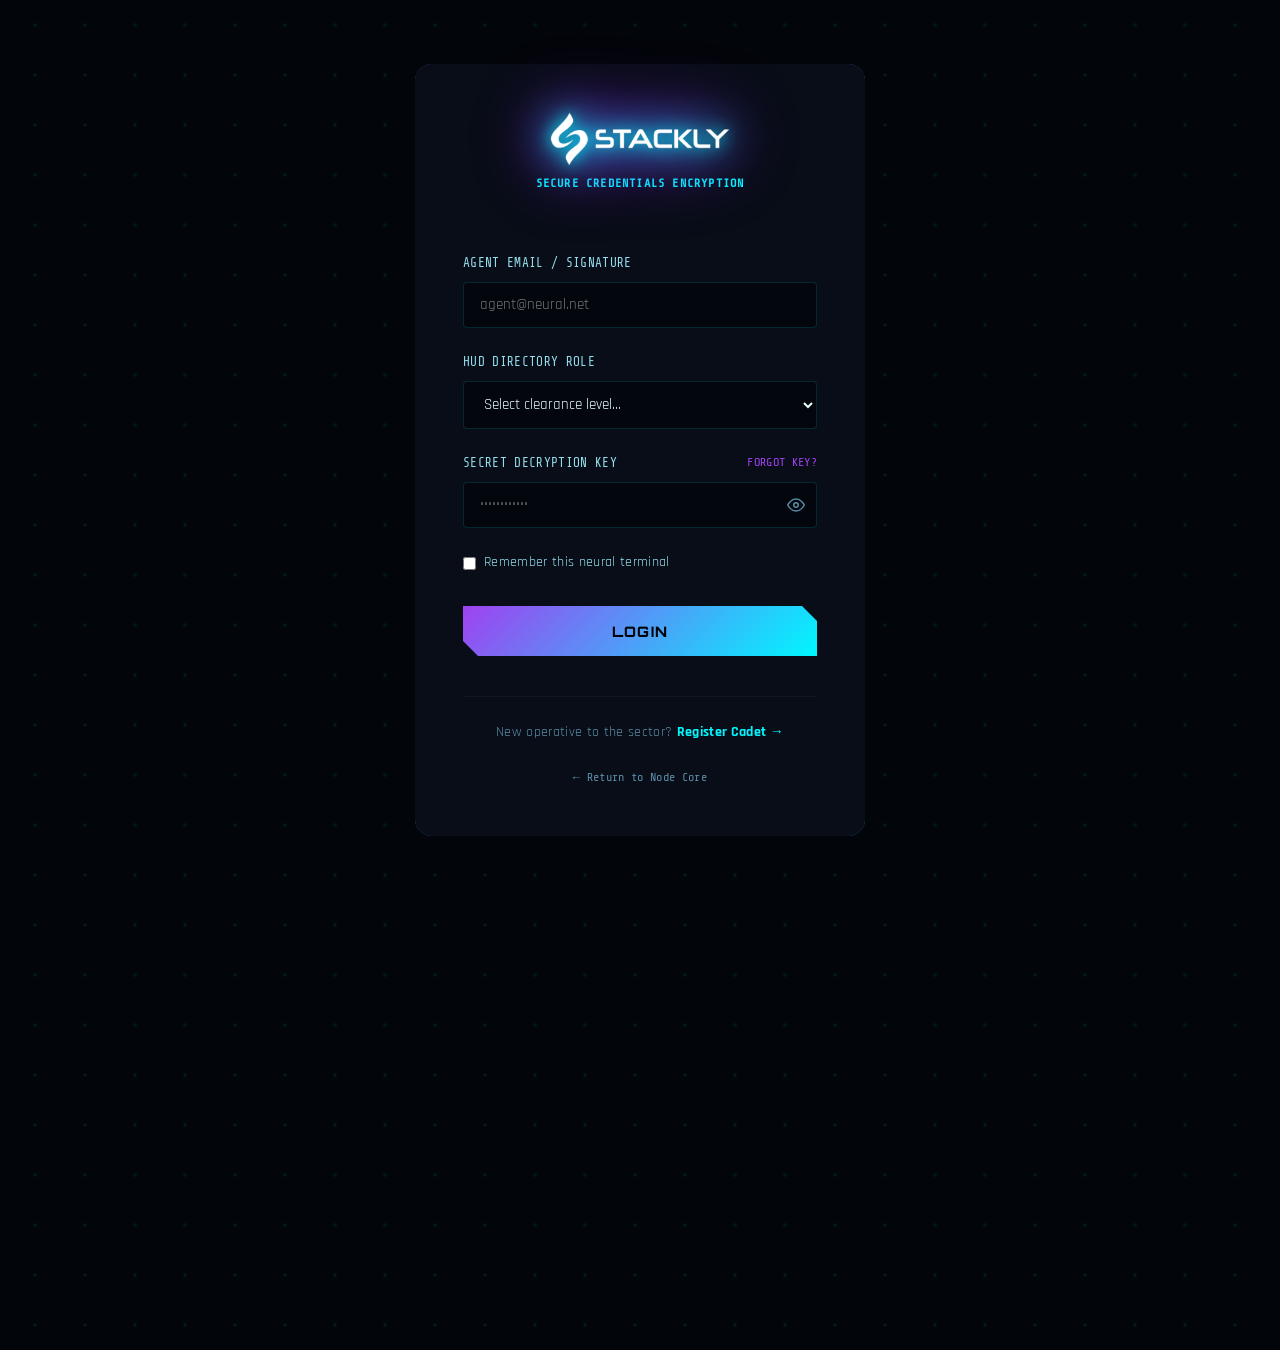
<file: login.html>
<!DOCTYPE html>
<html lang="en">
<head>
    <meta charset="UTF-8">
    <meta name="viewport" content="width=device-width, initial-scale=1.0">
    <meta name="description" content="Login to Stackly Gaming Nexus - Establish secure connection to your gaming HUD.">
    <title>STACKLY PLAY // Access Decryption Terminal</title>
    <!-- Google Fonts -->
    <link rel="preconnect" href="https://fonts.googleapis.com">
    <link rel="preconnect" href="https://fonts.gstatic.com" crossorigin>
    <link href="https://fonts.googleapis.com/css2?family=Orbitron:wght@400;500;600;700;800;900&family=Rajdhani:wght@400;500;600;700&family=Share+Tech+Mono&display=swap" rel="stylesheet">
    <!-- AOS Stylesheet -->
    <link rel="stylesheet" href="https://unpkg.com/aos@2.3.4/dist/aos.css">
    <!-- Main Stylesheet -->
    <link rel="stylesheet" href="styles.css">
</head>
<body class="cyber-dark-theme auth-page-body">
    <!-- Background Particles -->
    <div class="preloader-particles"></div>
    
    <div class="login-card-container" data-aos="zoom-in">
        <div class="card-glow-border"></div>
        <div class="card-inner">
            
            <div class="login-header" style="text-align: center; margin-bottom: 2.5rem;">
                <a href="index.html" class="nav-logo" style="font-size: 2rem; display: flex; justify-content: center; margin-bottom: 0.5rem;">
                    <img src="Assests/logo.webp" alt="Stackly Play Logo">
                </a>
                <span class="panel-tag" style="color: var(--accent-cyan)">SECURE CREDENTIALS ENCRYPTION</span>
            </div>
            
            <!-- Form -->
            <form id="cyber-login-form" novalidate>
                
                
                <div class="form-group">
                    <label for="agent-id">AGENT EMAIL / SIGNATURE</label>
                    <input type="email" id="agent-id" placeholder="agent@neural.net" required>
                </div>
                
                <div class="form-group">
                    <label for="agent-role">HUD DIRECTORY ROLE</label>
                    <select id="agent-role" required>
                        <option value="" disabled selected>Select clearance level...</option>
                        <option value="Admin">Admin // Executive Operator</option>
                        <option value="Gamer">Gamer // Tactical Operative</option>
                    </select>
                </div>
                
                <div class="form-group">
                    <div style="display: flex; justify-content: space-between; margin-bottom: 0.5rem;">
                        <label for="agent-key" style="margin-bottom: 0;">SECRET DECRYPTION KEY</label>
                        <a href="404.html" style="font-family: var(--font-cyber-console); font-size: 0.75rem; color: var(--accent-purple);">FORGOT KEY?</a>
                    </div>
                    <div class="password-input-wrapper">
                        <input type="password" id="agent-key" placeholder="••••••••••••" required>
                        <button type="button" class="password-toggle-btn" aria-label="Toggle Password Visibility">
                            <svg class="eye-icon" viewBox="0 0 24 24" width="18" height="18" fill="none" stroke="currentColor" stroke-width="2" stroke-linecap="round" stroke-linejoin="round" style="pointer-events: none;"><path d="M1 12s4-8 11-8 11 8 11 8-4 8-11 8-11-8-11-8z"></path><circle cx="12" cy="12" r="3"></circle></svg>
                        </button>
                    </div>
                </div>
                
                <div class="remember-row" style="display: flex; align-items: center; gap: 0.5rem; flex-wrap: wrap; margin-bottom: 2rem; font-size: 0.85rem; color: var(--text-secondary);">
                    <input type="checkbox" id="remember-terminal" style="accent-color: var(--accent-cyan);">
                    <label for="remember-terminal" style="cursor: pointer;">Remember this neural terminal</label>
                </div>
                
                <button type="submit" class="btn-primary-neon" style="width: 100%; text-align: center; border: none; padding: 1rem; font-size: 0.9rem; letter-spacing: 0.08em; cursor: pointer; display: block;">LOGIN</button>
            </form>
            
            <div class="login-footer" style="text-align: center; margin-top: 2.5rem; font-size: 0.875rem; color: var(--text-muted); border-top: 1px solid rgba(255,255,255,0.03); padding-top: 1.5rem;">
                New operative to the sector? <a href="signup.html" class="auth-link-nowrap" style="color: var(--accent-cyan); font-weight: 700;">Register Cadet &rarr;</a>
                <br><br>
                <a href="index.html" style="font-family: var(--font-cyber-console); font-size: 0.75rem; color: var(--text-muted);">&larr; Return to Node Core</a>
            </div>
        </div>
    </div>
    
    <!-- Main JavaScript Logic -->
    <script src="https://unpkg.com/aos@2.3.4/dist/aos.js"></script>
    <script src="app.js"></script>
</body>
</html>
</file>
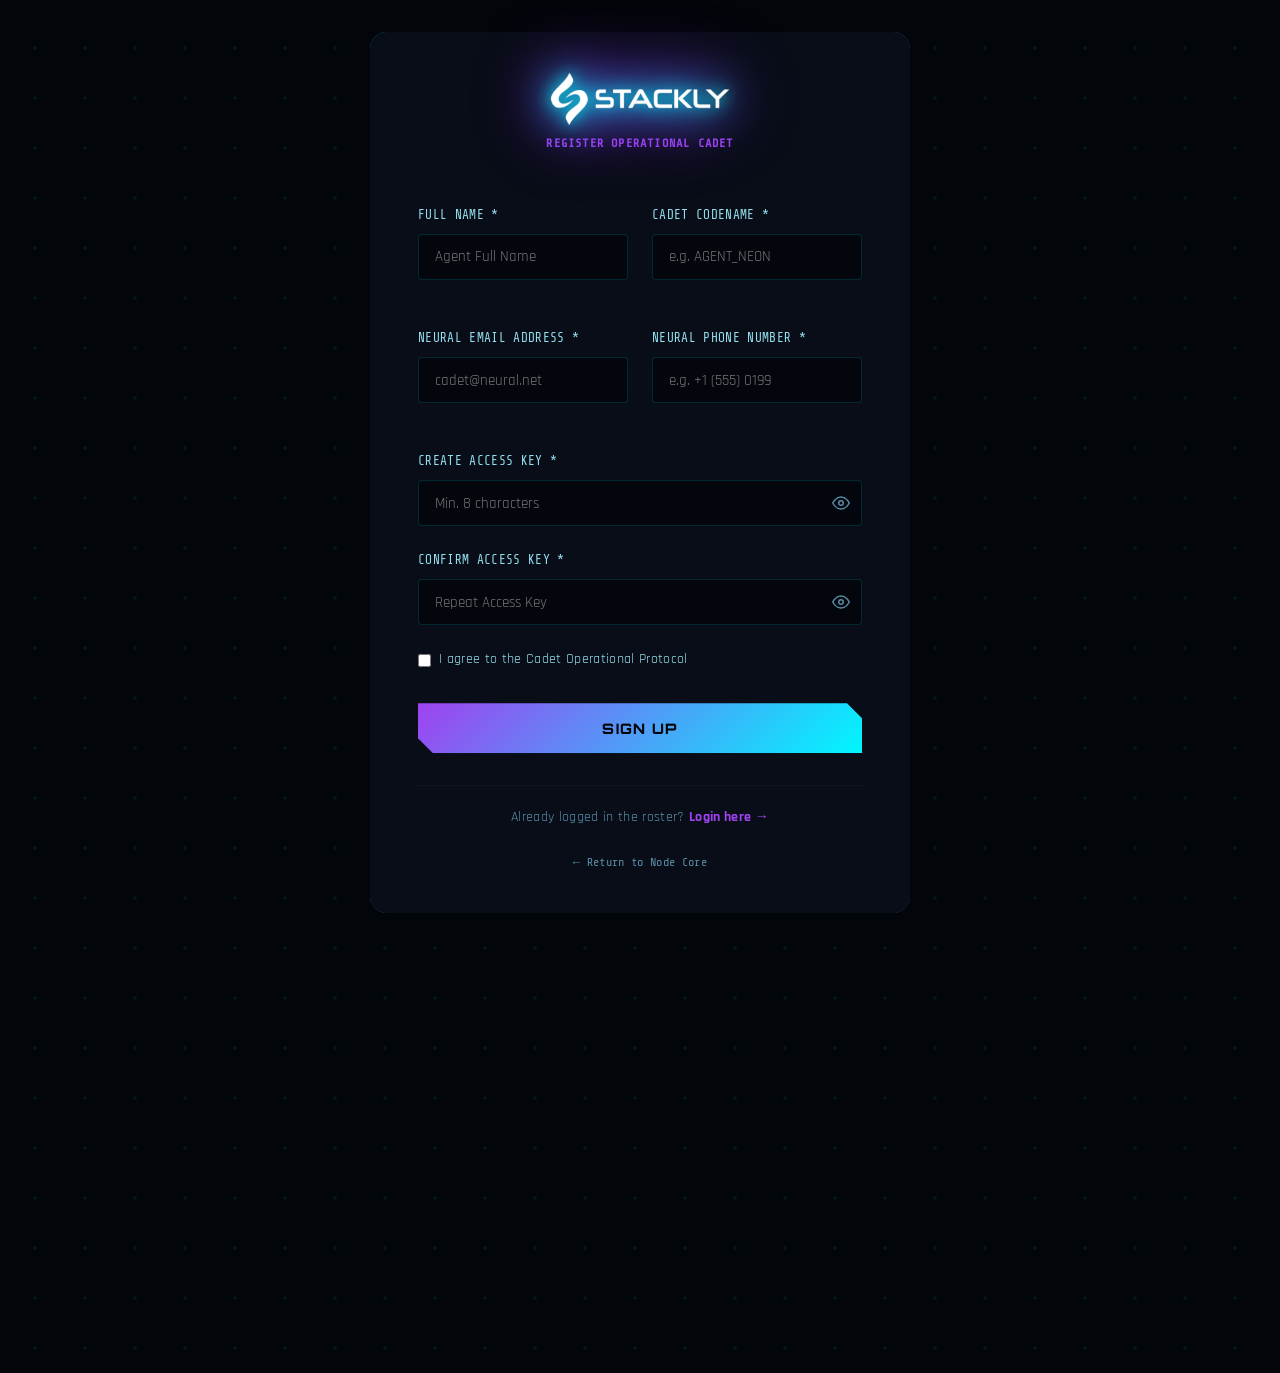
<file: signup.html>
<!DOCTYPE html>
<html lang="en">
<head>
    <meta charset="UTF-8">
    <meta name="viewport" content="width=device-width, initial-scale=1.0">
    <meta name="description" content="Register Stackly Gaming Account - Select your starting sector and create your neural cadet credentials.">
    <title>STACKLY PLAY // Operational Cadet Registration</title>
    <!-- Google Fonts -->
    <link rel="preconnect" href="https://fonts.googleapis.com">
    <link rel="preconnect" href="https://fonts.gstatic.com" crossorigin>
    <link href="https://fonts.googleapis.com/css2?family=Orbitron:wght@400;500;600;700;800;900&family=Rajdhani:wght@400;500;600;700&family=Share+Tech+Mono&display=swap" rel="stylesheet">
    <!-- AOS Stylesheet -->
    <link rel="stylesheet" href="https://unpkg.com/aos@2.3.4/dist/aos.css">
    <!-- Main Stylesheet -->
    <link rel="stylesheet" href="styles.css">
</head>
<body class="cyber-dark-theme auth-page-body">
    <!-- Background Particles -->
    <div class="preloader-particles"></div>
    
    <div class="login-card-container signup-mode" data-aos="zoom-in" style="max-width: 540px;">
        <div class="card-glow-border"></div>
        <div class="card-inner" style="padding: 2.5rem 3rem;">
            
            <div class="login-header" style="text-align: center; margin-bottom: 2rem;">
                <a href="index.html" class="nav-logo" style="font-size: 2rem; display: flex; justify-content: center; margin-bottom: 0.5rem;">
                    <img src="Assests/logo.webp" alt="Stackly Play Logo">
                </a>
                <span class="panel-tag" style="color: var(--accent-purple)">REGISTER OPERATIONAL CADET</span>
            </div>
            
            <!-- Form -->
            <form id="cyber-signup-form" novalidate>
                <div class="form-row-2">
                    <div class="form-group">
                        <label for="cadet-fullname">FULL NAME *</label>
                        <input type="text" id="cadet-fullname" placeholder="Agent Full Name" required>
                    </div>
                    <div class="form-group">
                        <label for="cadet-username">CADET CODENAME *</label>
                        <input type="text" id="cadet-username" placeholder="e.g. AGENT_NEON" required>
                    </div>
                </div>
                
                <div class="form-row-2">
                    <div class="form-group">
                        <label for="cadet-email">NEURAL EMAIL ADDRESS *</label>
                        <input type="email" id="cadet-email" placeholder="cadet@neural.net" required>
                    </div>
                    <div class="form-group">
                        <label for="cadet-phone">NEURAL PHONE NUMBER *</label>
                        <input type="tel" id="cadet-phone" placeholder="e.g. +1 (555) 0199" required>
                    </div>
                </div>
                
                <div class="form-group">
                    <div style="display: flex; justify-content: space-between; margin-bottom: 0.5rem;">
                        <label for="cadet-key" style="margin-bottom: 0;">CREATE ACCESS KEY *</label>
                    </div>
                    <div class="password-input-wrapper">
                        <input type="password" id="cadet-key" placeholder="Min. 8 characters" required>
                        <button type="button" class="password-toggle-btn" aria-label="Toggle Password Visibility">
                            <svg class="eye-icon" viewBox="0 0 24 24" width="18" height="18" fill="none" stroke="currentColor" stroke-width="2" stroke-linecap="round" stroke-linejoin="round" style="pointer-events: none;"><path d="M1 12s4-8 11-8 11 8 11 8-4 8-11 8-11-8-11-8z"></path><circle cx="12" cy="12" r="3"></circle></svg>
                        </button>
                    </div>
                </div>
                
                <div class="form-group">
                    <label for="cadet-key-confirm">CONFIRM ACCESS KEY *</label>
                    <div class="password-input-wrapper">
                        <input type="password" id="cadet-key-confirm" placeholder="Repeat Access Key" required>
                        <button type="button" class="password-toggle-btn" aria-label="Toggle Password Visibility">
                            <svg class="eye-icon" viewBox="0 0 24 24" width="18" height="18" fill="none" stroke="currentColor" stroke-width="2" stroke-linecap="round" stroke-linejoin="round" style="pointer-events: none;"><path d="M1 12s4-8 11-8 11 8 11 8-4 8-11 8-11-8-11-8z"></path><circle cx="12" cy="12" r="3"></circle></svg>
                        </button>
                    </div>
                </div>
                
                <div class="remember-row" style="display: flex; align-items: center; gap: 0.5rem; flex-wrap: wrap; margin-top: 1.5rem; font-size: 0.85rem; color: var(--text-secondary);">
                    <input type="checkbox" id="agree-protocol" style="accent-color: var(--accent-cyan);">
                    <label for="agree-protocol" style="cursor: pointer;">I agree to the Cadet Operational Protocol</label>
                </div>
                
                <button type="submit" class="btn-primary-neon" style="width: 100%; text-align: center; border: none; padding: 1rem; font-size: 0.9rem; letter-spacing: 0.08em; cursor: pointer; display: block; margin-top: 2rem;">SIGN UP</button>
            </form>
            
            <div class="login-footer" style="text-align: center; margin-top: 2rem; font-size: 0.875rem; color: var(--text-muted); border-top: 1px solid rgba(255,255,255,0.03); padding-top: 1.25rem;">
                Already logged in the roster? <a href="login.html" class="auth-link-nowrap" style="color: var(--accent-purple); font-weight: 700;">Login here &rarr;</a>
                <br><br>
                <a href="index.html" style="font-family: var(--font-cyber-console); font-size: 0.75rem; color: var(--text-muted);">&larr; Return to Node Core</a>
            </div>
        </div>
    </div>
    
    <!-- Main JavaScript Logic -->
    <script src="https://unpkg.com/aos@2.3.4/dist/aos.js"></script>
    <script src="app.js"></script>
</body>
</html>
</file>
<file: styles.css>
/* ==========================================================================
   Stackly Gaming Portal - Main Stylesheet (Cyberpunk Design)
   ========================================================================== */
/* --- Cyberpunk Design Tokens & Themes --- */
:root {
    --font-cyber-heading: 'Orbitron', -apple-system, sans-serif;
    --font-cyber-subheading: 'Rajdhani', -apple-system, sans-serif;
    --font-cyber-console: 'Share Tech Mono', monospace;
    
    --transition-fast: 0.15s ease;
    --transition-normal: 0.3s cubic-bezier(0.25, 0.8, 0.25, 1);
    --transition-slow: 0.6s cubic-bezier(0.16, 1, 0.3, 1);
    
    --radius-sm: 4px;
    --radius-md: 8px;
    --radius-lg: 16px;
    
    --clip-angle-sm: polygon(0 0, calc(100% - 8px) 0, 100% 8px, 100% 100%, 8px 100%, 0 calc(100% - 8px));
    --clip-angle-md: polygon(0 0, calc(100% - 15px) 0, 100% 15px, 100% 100%, 15px 100%, 0 calc(100% - 15px));
}
/* Theme 1: Cyber Dark (Default) */
body.cyber-dark-theme {
    --bg-primary: hsl(220, 60%, 3%);
    --bg-secondary: hsl(220, 50%, 6%);
    --bg-tertiary: hsl(220, 40%, 10%);
    --bg-glass: rgba(2, 5, 10, 0.85);
    
    --border-color: rgba(0, 242, 254, 0.15);
    --border-glow: rgba(0, 242, 254, 0.4);
    
    --text-primary: hsl(180, 100%, 95%);
    --text-secondary: hsl(190, 70%, 75%);
    --text-muted: hsl(200, 30%, 50%);
    
    --accent-cyan: hsl(182, 100%, 50%);       /* #00f2fe */
    --accent-purple: hsl(272, 85%, 60%);     /* #9b51e0 */
    --accent-gold: hsl(42, 100%, 55%);       /* #f39c12 */
    --accent-emerald: hsl(152, 100%, 50%);    /* #00ff87 */
    --accent-red: hsl(340, 100%, 50%);        /* #ff007f */
}
/* Theme 2: Cyber Light */
body.cyber-light-theme {
    --bg-primary: hsl(210, 40%, 92%);
    --bg-secondary: hsl(0, 0%, 100%);
    --bg-tertiary: hsl(215, 30%, 84%);
    --bg-glass: rgba(230, 235, 245, 0.85);
    
    --border-color: rgba(155, 81, 224, 0.2);
    --border-glow: rgba(155, 81, 224, 0.35);
    
    --text-primary: hsl(220, 50%, 10%);
    --text-secondary: hsl(220, 35%, 30%);
    --text-muted: hsl(220, 20%, 50%);
    
    --accent-cyan: hsl(188, 100%, 40%);
    --accent-purple: hsl(272, 75%, 50%);
    --accent-gold: hsl(38, 95%, 45%);
    --accent-emerald: hsl(150, 80%, 35%);
    --accent-red: hsl(342, 85%, 45%);
}
/* Theme 3: Cyber High Contrast */
body.cyber-contrast-theme {
    --bg-primary: #000000;
    --bg-secondary: #000000;
    --bg-tertiary: #111111;
    --bg-glass: #000000;
    
    --border-color: #ffffff;
    --border-glow: #ffffff;
    
    --text-primary: #ffffff;
    --text-secondary: #ffff00;
    --text-muted: #ffffff;
    
    --accent-cyan: #00ffff;
    --accent-purple: #ff00ff;
    --accent-gold: #ffff00;
    --accent-emerald: #00ff00;
    --accent-red: #ff0000;
}
/* --- Base & Reset Styles --- */
*, *::before, *::after {
    box-sizing: border-box;
    margin: 0;
    padding: 0;
}
html {
    scroll-behavior: smooth;
    font-size: 16px;
    width: 100%;
    max-width: 100%;
    overflow-x: hidden;
}
body {
    background-color: var(--bg-primary);
    color: var(--text-primary);
    font-family: var(--font-cyber-subheading);
    font-size: 1.05rem;
    line-height: 1.6;
    overflow-x: hidden;
    width: 100%;
    max-width: 100%;
    letter-spacing: 0.02em;
    transition: background-color var(--transition-normal), color var(--transition-normal);
}
.container {
    width: 100%;
    max-width: 1280px;
    margin-right: auto;
    margin-left: auto;
    padding-right: 1.5rem;
    padding-left: 1.5rem;
}
h1, h2, h3, h4, h5, h6 {
    font-family: var(--font-cyber-heading);
    text-transform: uppercase;
    letter-spacing: -0.01em;
}
a {
    color: inherit;
    text-decoration: none;
}
button, input, select, textarea {
    font-family: inherit;
    background: none;
    border: none;
    outline: none;
}
button {
    cursor: pointer;
}
.sr-only {
    position: absolute;
    width: 1px;
    height: 1px;
    padding: 0;
    margin: -1px;
    overflow: hidden;
    clip: rect(0, 0, 0, 0);
    border: 0;
}
.hidden {
    display: none !important;
}
/* --- Global Layout Dividers --- */
section {
    padding: 6rem 0;
    position: relative;
    border-bottom: 1px solid var(--border-color);
}
section::after {
    content: '';
    position: absolute;
    bottom: -1px;
    left: 10%;
    width: 80%;
    height: 1px;
    background: linear-gradient(90deg, transparent, var(--border-color), transparent);
}
.section-header {
    text-align: center;
    max-width: 700px;
    margin: 0 auto 4rem;
}
.section-header h2 {
    font-size: 2.5rem;
    margin-bottom: 0.75rem;
    position: relative;
    display: inline-block;
    color: var(--text-primary);
    text-shadow: 0 0 10px var(--border-glow);
}
.section-header p {
    color: var(--text-secondary);
    font-size: 1.15rem;
}
/* ==========================================================================
   SECTION 1: INTRO CYBER PRELOADER (Full-Screen Overlay)
   ========================================================================== */
.preloader-overlay {
    position: fixed;
    inset: 0;
    background-color: #010307;
    z-index: 9999;
    display: flex;
    align-items: center;
    justify-content: center;
    overflow: hidden;
}
/* Particle Grid behind preloader content */
.preloader-particles {
    position: absolute;
    width: 200%;
    height: 200%;
    background: radial-gradient(circle, rgba(0, 242, 254, 0.15) 1.5px, transparent 2px);
    background-size: 50px 50px;
    animation: slideParticles 30s linear infinite;
    opacity: 0.5;
    z-index: 1;
}
@keyframes slideParticles {
    0% { transform: translate(0, 0); }
    100% { transform: translate(-150px, -150px); }
}
.loader-content {
    position: relative;
    z-index: 2;
    text-align: center;
    display: flex;
    flex-direction: column;
    align-items: center;
    /* Bio-tech entrance effect: Zoom / Rotate Camera */
    animation: cameraZoomIn 4s cubic-bezier(0.1, 0.8, 0.2, 1) forwards;
}
@keyframes cameraZoomIn {
    0% {
        transform: scale(0.35) rotate(-15deg);
        opacity: 0;
    }
    35% {
        transform: scale(1.02) rotate(0deg);
        opacity: 1;
    }
    75% {
        transform: scale(1.02);
        opacity: 1;
    }
    100% {
        /* Zoom-out explosion exit */
        transform: scale(2.8);
        opacity: 0;
    }
}
.cyber-emblem-box {
    margin-bottom: 2rem;
    position: relative;
}
.cyber-svg {
    filter: drop-shadow(0 0 12px var(--accent-cyan));
}
.rotate-circle {
    transform-origin: 50px 50px;
    animation: spin 10s linear infinite;
}
@keyframes spin {
    100% { transform: rotate(360deg); }
}
.glow-pulse {
    animation: indicatorGlow 1.5s ease-in-out infinite alternate;
}
@keyframes indicatorGlow {
    0% { fill: rgba(155, 81, 224, 0.4); filter: drop-shadow(0 0 1px var(--accent-purple)); }
    100% { fill: var(--accent-purple); filter: drop-shadow(0 0 12px var(--accent-purple)); }
}
/* Glitch Typography */
.glitch-text {
    font-family: var(--font-cyber-heading);
    font-size: 2.75rem;
    font-weight: 900;
    letter-spacing: 0.08em;
    position: relative;
    color: #ffffff;
    text-shadow: 0.05em 0 0 rgba(255, 0, 127, 0.75), -0.05em -0.025em 0 rgba(0, 242, 254, 0.75);
    animation: glitchText 1s infinite;
}
@keyframes glitchText {
    0% { text-shadow: 0.05em 0 0 rgba(255, 0, 127, 0.75), -0.05em -0.025em 0 rgba(0, 242, 254, 0.75); }
    14% { text-shadow: 0.05em 0 0 rgba(255, 0, 127, 0.75), -0.05em -0.025em 0 rgba(0, 242, 254, 0.75); }
    15% { text-shadow: -0.05em -0.025em 0 rgba(255, 0, 127, 0.75), 0.025em 0.025em 0 rgba(0, 242, 254, 0.75); }
    49% { text-shadow: -0.05em -0.025em 0 rgba(255, 0, 127, 0.75), 0.025em 0.025em 0 rgba(0, 242, 254, 0.75); }
    50% { text-shadow: 0.025em 0.05em 0 rgba(255, 0, 127, 0.75), -0.05em 0.05em 0 rgba(0, 242, 254, 0.75); }
    99% { text-shadow: 0.025em 0.05em 0 rgba(255, 0, 127, 0.75), -0.05em 0.05em 0 rgba(0, 242, 254, 0.75); }
    100% { text-shadow: -0.025em 0 0 rgba(255, 0, 127, 0.75), -0.025em -0.025em 0 rgba(0, 242, 254, 0.75); }
}
.console-text {
    font-family: var(--font-cyber-console);
    font-size: 0.875rem;
    color: var(--accent-cyan);
    margin-top: 0.5rem;
    letter-spacing: 0.05em;
    min-height: 20px;
}
/* Loader Bar Progress */
.load-bar-container {
    width: 250px;
    height: 4px;
    background-color: rgba(255, 255, 255, 0.05);
    border-radius: var(--radius-full);
    overflow: hidden;
    margin-top: 1.5rem;
    position: relative;
    border: 1px solid rgba(0, 242, 254, 0.15);
}
.load-bar-fill {
    width: 0%;
    height: 100%;
    background: linear-gradient(90deg, var(--accent-purple), var(--accent-cyan));
    box-shadow: 0 0 8px var(--accent-cyan);
    transition: width 0.1s ease-out;
}
.load-percentage {
    font-family: var(--font-cyber-console);
    font-size: 0.95rem;
    color: var(--text-muted);
    margin-top: 0.5rem;
}
/* Reveal transition classes */
.main-layout {
    opacity: 0;
    transition: opacity var(--transition-slow) ease-out;
    overflow-x: hidden;
    width: 100%;
    padding-top: 80px;
}
.main-layout.revealed {
    opacity: 1;
}
/* ==========================================================================
   SECTION 2: DYNAMIC TACTICAL HEADER & HERO BANNER
   ========================================================================== */
/* Navbar Style */
.tactical-navbar {
    background-color: var(--bg-glass);
    border-bottom: 2px solid var(--border-color);
    position: fixed;
    top: 0;
    left: 0;
    width: 100%;
    z-index: 1000;
    padding: 1.25rem 0;
    box-shadow: 0 4px 30px rgba(0, 0, 0, 0.3);
    backdrop-filter: blur(16px);
    -webkit-backdrop-filter: blur(16px);
    transition: all var(--transition-normal);
}
.tactical-navbar.scrolled {
    padding: 0.75rem 0;
    background-color: rgba(2, 5, 10, 0.95);
    border-color: var(--accent-cyan);
    box-shadow: 0 4px 30px rgba(0, 242, 254, 0.15);
}
.navbar-content {
    display: flex;
    justify-content: space-between;
    align-items: center;
}
.nav-logo {
    font-family: var(--font-cyber-heading);
    font-size: 1.75rem;
    font-weight: 900;
    letter-spacing: -0.05em;
    color: #ffffff;
    text-shadow: 0 0 10px rgba(0, 242, 254, 0.3);
}
.logo-cyber {
    color: var(--accent-cyan);
}
.logo-sub {
    color: var(--text-primary);
}
.nav-menu {
    display: flex;
    align-items: center;
    list-style: none;
    gap: 1.75rem;
}
.nav-link {
    font-family: var(--font-cyber-heading);
    font-weight: 700;
    font-size: 0.875rem;
    color: var(--text-secondary);
    padding: 0.25rem 0;
    letter-spacing: 0.05em;
    position: relative;
    transition: color var(--transition-fast);
}
.nav-link::after {
    content: '';
    position: absolute;
    bottom: -4px;
    left: 0;
    width: 0;
    height: 2px;
    background-color: var(--accent-cyan);
    box-shadow: 0 0 8px var(--accent-cyan);
    transition: width var(--transition-fast);
}
.nav-link:hover {
    color: var(--accent-cyan);
    text-shadow: 0 0 8px rgba(0, 242, 254, 0.4);
}
.nav-link:hover::after {
    width: 100%;
}
/* Shopping Cart Badge */
.cart-trigger-btn {
    position: relative;
    font-size: 1.25rem;
    padding: 0.25rem;
    color: var(--text-secondary);
    transition: transform var(--transition-fast);
}
.cart-trigger-btn:hover {
    transform: scale(1.1);
    color: var(--accent-cyan);
}
.cart-badge {
    position: absolute;
    top: -5px;
    right: -8px;
    background-color: var(--accent-red);
    color: #ffffff;
    font-family: var(--font-cyber-console);
    font-size: 0.65rem;
    font-weight: 700;
    width: 16px;
    height: 16px;
    border-radius: 50%;
    display: flex;
    align-items: center;
    justify-content: center;
    box-shadow: 0 0 8px var(--accent-red);
}
/* Connect HUD Button */
.nav-btn {
    background-color: transparent;
    border: 1px solid var(--accent-cyan);
    color: var(--accent-cyan);
    font-family: var(--font-cyber-heading);
    font-weight: 700;
    font-size: 0.8rem;
    letter-spacing: 0.08em;
    padding: 0.6rem 1.4rem;
    clip-path: var(--clip-angle-sm);
    box-shadow: inset 0 0 0 0 rgba(0, 242, 254, 0.2);
    transition: all var(--transition-normal);
}
.nav-btn:hover {
    background-color: var(--accent-cyan);
    color: var(--bg-primary);
    box-shadow: 0 0 15px rgba(0, 242, 254, 0.4);
}
/* Mobile Toggle Hamburger */
.mobile-nav-toggle {
    display: none;
    width: 32px;
    height: 32px;
    position: relative;
    z-index: 101;
}
.hamburger, .hamburger::before, .hamburger::after {
    content: '';
    position: absolute;
    width: 24px;
    height: 2px;
    background-color: var(--text-primary);
    left: 4px;
    transition: transform var(--transition-normal), opacity var(--transition-normal);
}
.hamburger { top: 15px; }
.hamburger::before { top: -8px; }
.hamburger::after { top: 8px; }
/* Hero Banner Layout */
.hero-section {
    position: relative;
    background: radial-gradient(circle at center, rgba(11, 18, 32, 0.1) 0%, var(--bg-primary) 100%), url('assets/hero_bg.png') no-repeat center center/cover;
    padding: 9rem 0 11rem;
    overflow: hidden;
    border-bottom: 2px solid var(--border-color);
}
.hero-overlay {
    position: absolute;
    inset: 0;
    background: linear-gradient(180deg, rgba(2, 5, 10, 0.5) 0%, rgba(2, 5, 10, 0.8) 50%, var(--bg-primary) 100%);
    z-index: 1;
}
.hero-content {
    position: relative;
    z-index: 2;
    display: grid;
    grid-template-columns: 1.2fr 0.8fr;
    gap: 3.5rem;
    align-items: center;
}
.cyber-badge {
    background-color: var(--bg-tertiary);
    border: 1px solid var(--border-color);
    font-family: var(--font-cyber-console);
    font-size: 0.8rem;
    font-weight: 600;
    letter-spacing: 0.08em;
    padding: 0.4rem 1.1rem;
    border-radius: var(--radius-sm);
    display: inline-flex;
    align-items: center;
    gap: 0.6rem;
    margin-bottom: 1.5rem;
    color: var(--accent-cyan);
    box-shadow: inset 0 0 10px rgba(0, 242, 254, 0.05);
}
.pulse-dot {
    width: 6px;
    height: 6px;
    border-radius: 50%;
}
.pulse-dot.red {
    background-color: var(--accent-red);
    box-shadow: 0 0 6px var(--accent-red);
    animation: indicatorGlow 1s ease-in-out infinite alternate;
}
.hero-content h1.glitch-title {
    font-size: 3.75rem;
    line-height: 1.1;
    font-weight: 900;
    letter-spacing: -0.04em;
    margin-bottom: 1.5rem;
    color: #ffffff;
    text-shadow: 0 0 15px rgba(255, 255, 255, 0.1);
}
.hero-desc {
    font-size: 1.2rem;
    color: var(--text-secondary);
    max-width: 600px;
    margin-bottom: 3rem;
}
/* Neon buttons with clip-paths */
.hero-cta-group {
    display: flex;
    gap: 1.25rem;
}
.btn-primary-neon {
    background: linear-gradient(135deg, var(--accent-purple) 0%, var(--accent-cyan) 100%);
    color: #010307;
    font-family: var(--font-cyber-heading);
    font-weight: 800;
    font-size: 0.95rem;
    letter-spacing: 0.08em;
    padding: 1.1rem 2.2rem;
    clip-path: var(--clip-angle-md);
    box-shadow: 0 0 20px rgba(0, 242, 254, 0.3);
    transition: transform var(--transition-fast), box-shadow var(--transition-fast);
}
.btn-primary-neon:hover {
    transform: translateY(-2px);
    box-shadow: 0 0 30px rgba(0, 242, 254, 0.6);
}
.btn-secondary-cyber {
    background-color: var(--bg-tertiary);
    border: 1px solid var(--border-color);
    color: var(--accent-cyan);
    font-family: var(--font-cyber-heading);
    font-weight: 700;
    font-size: 0.95rem;
    letter-spacing: 0.08em;
    padding: 1.1rem 2.2rem;
    clip-path: var(--clip-angle-md);
    transition: all var(--transition-fast);
}
.btn-secondary-cyber:hover {
    background-color: var(--bg-secondary);
    border-color: var(--accent-cyan);
    color: #ffffff;
    box-shadow: inset 0 0 12px rgba(0, 242, 254, 0.1);
}
/* Tournament Timer Panel */
.countdown-panel {
    background: linear-gradient(135deg, rgba(11, 18, 32, 0.8) 0%, rgba(2, 5, 10, 0.95) 100%);
    border: 1px solid var(--border-color);
    border-radius: var(--radius-lg);
    padding: 2.25rem;
    box-shadow: var(--shadow-lg), 0 0 15px rgba(0, 242, 254, 0.1);
    position: relative;
}
.panel-tag {
    font-family: var(--font-cyber-console);
    font-size: 0.75rem;
    letter-spacing: 0.1em;
    color: var(--accent-purple);
    display: block;
    margin-bottom: 1.25rem;
    font-weight: 700;
}
.timer-grid {
    display: grid;
    grid-template-columns: repeat(4, 1fr);
    gap: 0.75rem;
    margin-bottom: 1.5rem;
}
.timer-slot {
    background-color: var(--bg-primary);
    border: 1px solid rgba(255, 255, 255, 0.05);
    border-radius: var(--radius-md);
    padding: 0.75rem 0.5rem;
    text-align: center;
    box-shadow: inset 0 0 8px rgba(0,0,0,0.5);
}
.timer-val {
    font-family: var(--font-cyber-heading);
    font-size: 2.25rem;
    font-weight: 800;
    line-height: 1;
    color: var(--accent-cyan);
    text-shadow: 0 0 8px rgba(0, 242, 254, 0.3);
    display: block;
    margin-bottom: 0.25rem;
}
.timer-lbl {
    font-family: var(--font-cyber-console);
    font-size: 0.65rem;
    color: var(--text-muted);
    letter-spacing: 0.05em;
}
.tournament-info {
    font-size: 0.8rem;
    color: var(--text-secondary);
    border-top: 1px solid rgba(255, 255, 255, 0.05);
    padding-top: 1rem;
    line-height: 1.4;
}
/* ==========================================================================
   SECTION 3: GAMES ARSENAL (TACTICAL CARD GRID)
   ========================================================================== */
.filter-controls {
    display: flex;
    justify-content: center;
    gap: 0.75rem;
    margin-top: 1.5rem;
    flex-wrap: wrap;
}
.filter-btn {
    background-color: var(--bg-tertiary);
    border: 1px solid var(--border-color);
    color: var(--text-secondary);
    font-family: var(--font-cyber-heading);
    font-size: 0.8rem;
    font-weight: 700;
    letter-spacing: 0.08em;
    padding: 0.6rem 1.5rem;
    clip-path: var(--clip-angle-sm);
    transition: all var(--transition-fast);
}
.filter-btn:hover, .filter-btn.active {
    background-color: var(--accent-cyan);
    color: var(--bg-primary);
    border-color: var(--accent-cyan);
    box-shadow: 0 0 12px rgba(0, 242, 254, 0.3);
}
.games-grid {
    display: grid;
    grid-template-columns: repeat(auto-fit, minmax(280px, 1fr));
    gap: 2.5rem;
    perspective: 1000px; /* Essential for 3D tilts */
}
.game-card {
    position: relative;
    border-radius: var(--radius-lg);
    background-color: var(--bg-secondary);
    overflow: hidden;
    transform-style: preserve-3d;
    transition: transform var(--transition-fast) ease-out, box-shadow var(--transition-fast);
}
/* Hover glow borders */
.card-glow-border {
    position: absolute;
    inset: 0;
    border-radius: var(--radius-lg);
    padding: 2px;
    background: linear-gradient(135deg, transparent 40%, var(--border-color), transparent 60%);
    -webkit-mask: linear-gradient(#fff 0 0) content-box, linear-gradient(#fff 0 0);
    -webkit-mask-composite: xor;
    mask-composite: exclude;
    pointer-events: none;
    z-index: 5;
    transition: background var(--transition-normal);
}
.game-card:hover .card-glow-border {
    background: linear-gradient(135deg, var(--accent-purple), var(--accent-cyan));
}
.card-inner {
    padding: 1.5rem;
    display: flex;
    flex-direction: column;
    height: 100%;
    transform: translateZ(20px); /* Pushes content out in 3D */
}
.game-img-box {
    position: relative;
    aspect-ratio: 16 / 10;
    border-radius: var(--radius-md);
    overflow: hidden;
    background-color: var(--bg-tertiary);
    margin-bottom: 1.5rem;
    transform: translateZ(30px); /* Pushes image even further for depth */
}
.game-img-box img {
    width: 100%;
    height: 100%;
    object-fit: cover;
    transition: transform var(--transition-slow);
}
.game-card:hover .game-img-box img {
    transform: scale(1.05);
}
/* Racer hue shifted styling */
.hue-shifted-racer {
    filter: hue-rotate(145deg);
}
.game-tag {
    position: absolute;
    top: 1rem;
    left: 1rem;
    font-family: var(--font-cyber-console);
    font-size: 0.7rem;
    font-weight: 700;
    letter-spacing: 0.05em;
    padding: 0.3rem 0.8rem;
    border-radius: var(--radius-sm);
    z-index: 2;
}
.game-tag.tag-cyan { background-color: rgba(0, 242, 254, 0.15); color: var(--accent-cyan); border: 1px solid var(--accent-cyan); }
.game-tag.tag-purple { background-color: rgba(155, 81, 224, 0.15); color: var(--accent-purple); border: 1px solid var(--accent-purple); }
.game-tag.tag-gold { background-color: rgba(243, 156, 18, 0.15); color: var(--accent-gold); border: 1px solid var(--accent-gold); }
.game-info h3 {
    font-size: 1.75rem;
    margin-bottom: 0.75rem;
    color: #ffffff;
    transform: translateZ(25px);
}
.game-info p {
    color: var(--text-secondary);
    font-size: 0.95rem;
    line-height: 1.5;
    margin-bottom: 2rem;
    flex-grow: 1;
    transform: translateZ(15px);
}
.game-footer {
    display: flex;
    justify-content: space-between;
    align-items: center;
    border-top: 1px solid rgba(255,255,255,0.05);
    padding-top: 1.25rem;
    transform: translateZ(25px);
}
.game-server-stat {
    font-family: var(--font-cyber-console);
    font-size: 0.85rem;
    color: var(--text-muted);
}
.game-server-stat strong {
    color: var(--accent-emerald);
}
.btn-play-card {
    background-color: var(--bg-tertiary);
    border: 1px solid var(--border-color);
    color: var(--accent-cyan);
    font-family: var(--font-cyber-heading);
    font-size: 0.75rem;
    font-weight: 700;
    letter-spacing: 0.05em;
    padding: 0.5rem 1.2rem;
    clip-path: var(--clip-angle-sm);
    transition: all var(--transition-fast);
}
.btn-play-card:hover {
    background-color: var(--accent-cyan);
    color: var(--bg-primary);
    box-shadow: 0 0 10px rgba(0, 242, 254, 0.3);
}
/* ==========================================================================
   SECTION 4: LIVE ESPORT LEADERBOARD & SCHEDULE
   ========================================================================== */
.esports-layout {
    display: grid;
    grid-template-columns: 1.2fr 1fr;
    gap: 3.5rem;
    align-items: start;
}
.schedule-panel {
    background-color: var(--bg-secondary);
    border: 1px solid var(--border-color);
    border-radius: var(--radius-lg);
    padding: 2.5rem;
    box-shadow: var(--shadow-sm);
}
.schedule-panel h3, .leaderboard-panel h3 {
    font-size: 1.35rem;
    margin-bottom: 1.5rem;
    color: #ffffff;
    border-bottom: 2px dashed rgba(255,255,255,0.05);
    padding-bottom: 0.75rem;
}
.match-list {
    display: flex;
    flex-direction: column;
    gap: 1.5rem;
}
.match-item {
    background-color: var(--bg-primary);
    border: 1px solid rgba(255, 255, 255, 0.05);
    border-radius: var(--radius-md);
    padding: 1.25rem 1.5rem;
    display: flex;
    flex-direction: column;
    gap: 1rem;
    transition: border-color var(--transition-fast);
}
.match-item.active {
    border-color: var(--accent-red);
    box-shadow: 0 0 10px rgba(255, 0, 127, 0.08);
}
.match-meta {
    display: flex;
    justify-content: space-between;
    font-family: var(--font-cyber-console);
    font-size: 0.75rem;
}
.match-status {
    font-weight: 700;
    padding: 0.15rem 0.5rem;
    border-radius: var(--radius-sm);
    text-transform: uppercase;
}
.match-status.live {
    background-color: rgba(255, 0, 127, 0.15);
    color: var(--accent-red);
    display: flex;
    align-items: center;
    gap: 0.35rem;
}
.dot-blink {
    width: 6px;
    height: 6px;
    background-color: var(--accent-red);
    border-radius: 50%;
    animation: indicatorGlow 0.8s ease-in-out infinite alternate;
}
.match-status.scheduled {
    background-color: var(--bg-tertiary);
    color: var(--text-secondary);
}
.match-sector {
    color: var(--text-muted);
}
.match-teams {
    display: flex;
    justify-content: space-between;
    align-items: center;
}
.team {
    display: flex;
    align-items: center;
    gap: 0.75rem;
    width: 42%;
}
.team:last-child {
    justify-content: flex-end;
}
.team-avatar {
    font-size: 1.15rem;
}
.team-name {
    font-family: var(--font-cyber-heading);
    font-size: 0.9rem;
    font-weight: 700;
}
.team-score {
    font-family: var(--font-cyber-console);
    font-size: 1.35rem;
    font-weight: 900;
    background-color: var(--bg-tertiary);
    padding: 0.15rem 0.6rem;
    border-radius: var(--radius-sm);
}
.vs {
    font-family: var(--font-cyber-console);
    font-size: 0.8rem;
    color: var(--text-muted);
    font-weight: 700;
}
.match-viewers {
    font-family: var(--font-cyber-console);
    font-size: 0.75rem;
    color: var(--text-muted);
    border-top: 1px solid rgba(255, 255, 255, 0.02);
    padding-top: 0.75rem;
}
/* Leaderboard details */
.leaderboard-panel {
    background-color: var(--bg-secondary);
    border: 1px solid var(--border-color);
    border-radius: var(--radius-lg);
    padding: 2.5rem;
    box-shadow: var(--shadow-sm);
}
.panel-subtitle {
    font-size: 0.875rem;
    color: var(--text-secondary);
    margin-bottom: 1.5rem;
}
.leaderboard-filter-box {
    margin-bottom: 1.5rem;
}
.leaderboard-filter-box input {
    width: 100%;
    background-color: var(--bg-primary);
    border: 1px solid var(--border-color);
    color: var(--text-primary);
    padding: 0.75rem 1rem;
    border-radius: var(--radius-sm);
    font-size: 0.9rem;
    transition: border-color var(--transition-fast);
}
.leaderboard-filter-box input:focus {
    border-color: var(--accent-cyan);
    box-shadow: 0 0 8px rgba(0, 242, 254, 0.15);
}
.leaderboard-list {
    display: flex;
    flex-direction: column;
    gap: 0.75rem;
}
.leader-item {
    background-color: var(--bg-primary);
    border: 1px solid rgba(255, 255, 255, 0.05);
    border-radius: var(--radius-sm);
    padding: 0.85rem 1.25rem;
    display: flex;
    align-items: center;
    justify-content: space-between;
    transition: transform var(--transition-fast), border-color var(--transition-fast);
}
.leader-item:hover {
    transform: translateX(4px);
    border-color: var(--accent-cyan);
}
.leader-meta {
    display: flex;
    align-items: center;
    gap: 1rem;
}
.leader-rank {
    font-family: var(--font-cyber-console);
    font-size: 1.1rem;
    font-weight: 700;
    color: var(--text-muted);
    width: 25px;
}
.leader-rank.top-rank {
    color: var(--accent-gold);
    text-shadow: 0 0 8px rgba(243, 156, 18, 0.3);
}
.leader-avatar {
    font-size: 1.25rem;
}
.leader-codename {
    font-family: var(--font-cyber-heading);
    font-size: 0.95rem;
    font-weight: 700;
}
.leader-rating {
    font-family: var(--font-cyber-console);
    font-size: 1rem;
    font-weight: 700;
    color: var(--accent-cyan);
}
.leader-badge-live {
    background-color: rgba(0, 242, 254, 0.15);
    border: 1px solid var(--accent-cyan);
    color: var(--accent-cyan);
    font-size: 0.6rem;
    font-weight: 800;
    padding: 0.1rem 0.35rem;
    border-radius: var(--radius-sm);
    text-transform: uppercase;
}
/* ==========================================================================
   SECTION 5: SYSTEM TELEMETRY DASHBOARD (IoT SERVER HEALTH)
   ========================================================================== */
.telemetry-banner {
    display: flex;
    justify-content: space-between;
    align-items: flex-end;
    margin-bottom: 3.5rem;
    flex-wrap: wrap;
    gap: 1.5rem;
    border-bottom: 2px solid var(--border-color);
    padding-bottom: 2rem;
}
.telemetry-status-badge {
    background-color: var(--bg-secondary);
    border: 1px solid var(--border-color);
    font-family: var(--font-cyber-console);
    font-size: 0.75rem;
    font-weight: 700;
    padding: 0.4rem 0.9rem;
    border-radius: var(--radius-sm);
    color: var(--accent-emerald);
    margin-bottom: 0.75rem;
    display: inline-flex;
    align-items: center;
    gap: 0.5rem;
}
.pulse-dot.green {
    background-color: var(--accent-emerald);
    box-shadow: 0 0 6px var(--accent-emerald);
    animation: indicatorGlow 1s ease-in-out infinite alternate;
}
.telemetry-banner h2 {
    font-size: 2.25rem;
    margin-bottom: 0.5rem;
}
.telemetry-banner p {
    color: var(--text-secondary);
    max-width: 600px;
}
.telemetry-timer {
    font-family: var(--font-cyber-console);
    font-size: 0.85rem;
    color: var(--text-muted);
    background-color: var(--bg-secondary);
    border: 1px solid var(--border-color);
    padding: 0.5rem 1.1rem;
    border-radius: var(--radius-sm);
}
.telemetry-grid {
    display: grid;
    grid-template-columns: repeat(auto-fit, minmax(280px, 1fr));
    gap: 2rem;
}
.telemetry-card {
    background-color: var(--bg-secondary);
    border: 1px solid var(--border-color);
    border-radius: var(--radius-md);
    padding: 2rem;
    transition: border-color var(--transition-fast), box-shadow var(--transition-fast);
}
.telemetry-card:hover {
    border-color: var(--accent-cyan);
    box-shadow: inset 0 0 15px rgba(0, 242, 254, 0.05);
}
.t-card-header {
    display: flex;
    justify-content: space-between;
    align-items: center;
    margin-bottom: 1.5rem;
}
.t-card-header span {
    font-family: var(--font-cyber-console);
    font-size: 0.8rem;
    color: var(--text-muted);
    font-weight: 700;
    letter-spacing: 0.05em;
}
.t-icon {
    font-size: 1.2rem;
}
.t-val-box {
    display: flex;
    align-items: baseline;
    gap: 0.5rem;
    margin-bottom: 1.25rem;
}
.t-value {
    font-family: var(--font-cyber-heading);
    font-size: 2.75rem;
    font-weight: 950;
    line-height: 1;
    letter-spacing: -0.04em;
    color: #ffffff;
}
.t-unit {
    font-family: var(--font-cyber-console);
    font-size: 1.15rem;
    font-weight: 700;
    color: var(--accent-cyan);
}
.t-bar-track {
    background-color: var(--bg-tertiary);
    height: 4px;
    border-radius: var(--radius-full);
    overflow: hidden;
    margin-bottom: 1rem;
}
.t-bar-fill {
    height: 100%;
    border-radius: var(--radius-full);
    transition: width 0.6s cubic-bezier(0.1, 0.8, 0.2, 1);
}
.t-bar-fill.cyan { background-color: var(--accent-cyan); box-shadow: 0 0 8px var(--accent-cyan); }
.t-bar-fill.emerald { background-color: var(--accent-emerald); box-shadow: 0 0 8px var(--accent-emerald); }
.t-bar-fill.purple { background-color: var(--accent-purple); box-shadow: 0 0 8px var(--accent-purple); }
.t-bar-fill.gold { background-color: var(--accent-gold); box-shadow: 0 0 8px var(--accent-gold); }
.t-bar-fill.red { background-color: var(--accent-red); box-shadow: 0 0 8px var(--accent-red); }
.t-desc {
    font-family: var(--font-cyber-console);
    font-size: 0.75rem;
    color: var(--text-muted);
}
/* ==========================================================================
   SECTION 6: GEAR STORE & DIGITAL LOOT
   ========================================================================== */
.store-grid {
    display: grid;
    grid-template-columns: repeat(auto-fit, minmax(280px, 1fr));
    gap: 3rem;
}
.store-card {
    background-color: var(--bg-secondary);
    border: 1px solid var(--border-color);
    border-radius: var(--radius-lg);
    overflow: hidden;
    display: flex;
    flex-direction: column;
    transition: transform var(--transition-normal);
}
.store-card:hover {
    transform: translateY(-4px);
}
.store-img-box {
    position: relative;
    aspect-ratio: 16 / 10;
    display: flex;
    align-items: center;
    justify-content: center;
    background-color: var(--bg-primary);
    overflow: hidden;
    border-bottom: 1px solid rgba(255,255,255,0.03);
}
/* Cyber gradient glow behind SVGs */
.store-item-glow-bg {
    position: absolute;
    width: 130px;
    height: 130px;
    border-radius: 50%;
    filter: blur(40px);
    opacity: 0.15;
    z-index: 1;
}
.store-item-glow-bg.cyan { background-color: var(--accent-cyan); }
.store-item-glow-bg.purple { background-color: var(--accent-purple); }
.store-item-glow-bg.gold { background-color: var(--accent-gold); }
.store-svg-graphic {
    position: relative;
    z-index: 2;
    filter: drop-shadow(0 0 10px rgba(255,255,255,0.1));
}
.item-category {
    position: absolute;
    top: 1rem;
    left: 1rem;
    font-family: var(--font-cyber-console);
    font-size: 0.65rem;
    font-weight: 800;
    letter-spacing: 0.05em;
    background-color: var(--bg-tertiary);
    border: 1px solid var(--border-color);
    color: var(--text-secondary);
    padding: 0.25rem 0.6rem;
    border-radius: var(--radius-sm);
    z-index: 5;
}
.store-info {
    padding: 2rem;
    display: flex;
    flex-direction: column;
    flex-grow: 1;
}
.store-info h3 {
    font-size: 1.15rem;
    margin-bottom: 0.75rem;
    color: #ffffff;
    line-height: 1.3;
}
.store-info p {
    font-size: 0.9rem;
    color: var(--text-secondary);
    line-height: 1.5;
    margin-bottom: 2rem;
    flex-grow: 1;
}
.store-footer {
    display: flex;
    justify-content: space-between;
    align-items: center;
    border-top: 1px solid rgba(255, 255, 255, 0.04);
    padding-top: 1.25rem;
}
.item-price {
    font-family: var(--font-cyber-console);
    font-size: 1.35rem;
    font-weight: 900;
    color: var(--accent-cyan);
}
.btn-add-cart {
    background-color: transparent;
    border: 1px solid var(--accent-cyan);
    color: var(--accent-cyan);
    font-family: var(--font-cyber-heading);
    font-size: 0.75rem;
    font-weight: 700;
    letter-spacing: 0.08em;
    padding: 0.6rem 1.4rem;
    clip-path: var(--clip-angle-sm);
    transition: all var(--transition-fast);
}
.btn-add-cart:hover {
    background-color: var(--accent-cyan);
    color: var(--bg-primary);
    box-shadow: 0 0 10px rgba(0, 242, 254, 0.35);
}
/* ==========================================================================
   SECTION 7: NEXUS CLAN CHAT & STREAM OVERLAY
   ========================================================================== */
.chat-layout {
    display: grid;
    grid-template-columns: 1.3fr 1fr;
    gap: 3.5rem;
    align-items: start;
}
.stream-container {
    background-color: var(--bg-secondary);
    border: 1px solid var(--border-color);
    border-radius: var(--radius-lg);
    overflow: hidden;
    box-shadow: var(--shadow-sm);
}
.stream-header-bar {
    background-color: var(--bg-primary);
    border-bottom: 1px solid rgba(255,255,255,0.05);
    padding: 0.85rem 1.5rem;
    display: flex;
    justify-content: space-between;
    align-items: center;
    font-family: var(--font-cyber-console);
    font-size: 0.75rem;
}
.stream-indicator {
    color: var(--accent-red);
    display: flex;
    align-items: center;
    gap: 0.35rem;
    font-weight: 800;
}
.stream-viewer-count {
    color: var(--text-muted);
}
.stream-video-box {
    position: relative;
    aspect-ratio: 16 / 9;
    background-color: #03060c;
    display: flex;
    align-items: center;
    justify-content: center;
    overflow: hidden;
}
/* Vector animation simulating dynamic gameplay HUD telemetry */
.stream-vector-animation {
    width: 100%;
    height: 100%;
    position: relative;
    background: radial-gradient(circle, rgba(0, 242, 254, 0.03) 1px, transparent 1px);
    background-size: 15px 15px;
}
.hud-circle-outer {
    position: absolute;
    width: 120px;
    height: 120px;
    border: 2px dashed var(--accent-cyan);
    border-radius: 50%;
    top: calc(50% - 60px);
    left: calc(50% - 60px);
    animation: spin 20s linear infinite;
    opacity: 0.25;
}
.hud-circle-inner {
    position: absolute;
    width: 80px;
    height: 80px;
    border: 1px solid var(--accent-purple);
    border-radius: 50%;
    top: calc(50% - 40px);
    left: calc(50% - 40px);
    animation: spin 8s linear infinite reverse;
    opacity: 0.35;
}
.radar-line {
    position: absolute;
    width: 2px;
    height: 50%;
    background: linear-gradient(180deg, var(--accent-cyan), transparent);
    top: 0;
    left: 50%;
    transform-origin: bottom center;
    animation: spin 4s linear infinite;
    opacity: 0.4;
}
.target-node {
    position: absolute;
    width: 6px;
    height: 6px;
    border-radius: 50%;
    background-color: var(--accent-red);
    transform: translate(-50%, -50%);
}
.target-node.target-1 { top: 30%; left: 40%; animation: ping 2s infinite; }
.target-node.target-2 { top: 65%; left: 70%; animation: ping 2.5s infinite 0.5s; }
.target-node.target-3 { top: 50%; left: 25%; animation: ping 1.8s infinite 1s; }
.hud-data-lines {
    position: absolute;
    bottom: 1rem;
    left: 1.5rem;
    font-family: var(--font-cyber-console);
    font-size: 0.7rem;
    color: var(--accent-cyan);
    display: flex;
    flex-direction: column;
    gap: 0.25rem;
    opacity: 0.6;
}
.stream-footer-bar {
    background-color: var(--bg-primary);
    border-top: 1px solid rgba(255,255,255,0.05);
    padding: 0.85rem 1.5rem;
    display: flex;
    justify-content: space-between;
    font-family: var(--font-cyber-console);
    font-size: 0.75rem;
    color: var(--text-muted);
}
.stream-footer-bar strong {
    color: var(--text-secondary);
}
/* Chat lobby */
.chat-lobby-box {
    background-color: var(--bg-secondary);
    border: 1px solid var(--border-color);
    border-radius: var(--radius-lg);
    display: flex;
    flex-direction: column;
    height: 420px;
    box-shadow: var(--shadow-sm);
}
.chat-lobby-header {
    background-color: var(--bg-primary);
    border-bottom: 2px dashed rgba(255,255,255,0.04);
    padding: 1rem 1.5rem;
    display: flex;
    justify-content: space-between;
    align-items: center;
}
.chat-lobby-header h3 {
    font-size: 1.15rem;
    color: #ffffff;
}
.active-users-count {
    font-family: var(--font-cyber-console);
    font-size: 0.75rem;
    color: var(--accent-emerald);
}
.chat-messages-area {
    flex-grow: 1;
    padding: 1.5rem;
    overflow-y: auto;
    display: flex;
    flex-direction: column;
    gap: 0.85rem;
    scroll-behavior: smooth;
}
/* Chat scrollbar design */
.chat-messages-area::-webkit-scrollbar {
    width: 6px;
}
.chat-messages-area::-webkit-scrollbar-track {
    background: rgba(0, 0, 0, 0.2);
}
.chat-messages-area::-webkit-scrollbar-thumb {
    background: var(--border-color);
    border-radius: var(--radius-full);
}
.chat-msg {
    font-size: 0.875rem;
    line-height: 1.4;
    word-break: break-word;
}
.chat-sender {
    font-family: var(--font-cyber-heading);
    font-weight: 700;
    font-size: 0.8rem;
    margin-right: 0.5rem;
}
.chat-sender.clan-mod { color: var(--accent-red); }
.chat-sender.clan-member { color: var(--accent-cyan); }
.chat-sender.clan-guest { color: var(--accent-purple); }
.chat-text {
    color: var(--text-primary);
}
.chat-input-bar {
    display: flex;
    border-top: 1px solid rgba(255,255,255,0.05);
    padding: 0.75rem 1rem;
    background-color: var(--bg-primary);
    gap: 0.5rem;
    border-bottom-left-radius: var(--radius-lg);
    border-bottom-right-radius: var(--radius-lg);
}
.chat-input-bar input {
    flex-grow: 1;
    background-color: var(--bg-secondary);
    border: 1px solid var(--border-color);
    color: var(--text-primary);
    padding: 0.6rem 1rem;
    border-radius: var(--radius-sm);
    font-size: 0.875rem;
}
.chat-input-bar input:focus {
    border-color: var(--accent-cyan);
}
.btn-send-chat {
    background-color: var(--bg-tertiary);
    border: 1px solid var(--border-color);
    color: var(--accent-cyan);
    font-family: var(--font-cyber-heading);
    font-weight: 700;
    font-size: 0.75rem;
    letter-spacing: 0.05em;
    padding: 0 1.25rem;
    border-radius: var(--radius-sm);
    transition: all var(--transition-fast);
}
.btn-send-chat:hover {
    background-color: var(--accent-cyan);
    color: var(--bg-primary);
}
/* ==========================================================================
   SECTION 8: TACTICAL FOOTER & SUPPORT MATRIX
   ========================================================================== */
.tactical-footer {
    background-color: var(--bg-secondary);
    border-top: 2px solid var(--border-color);
    font-size: 0.95rem;
    color: var(--text-secondary);
}
.footer-top {
    padding: 5rem 0 4rem;
    border-bottom: 1px solid rgba(255,255,255,0.04);
}
.footer-grid {
    display: grid;
    grid-template-columns: 1.2fr 0.8fr 0.8fr 1.2fr;
    gap: 3rem;
}
.footer-logo {
    font-family: var(--font-cyber-heading);
    font-size: 1.6rem;
    font-weight: 900;
    letter-spacing: -0.04em;
    color: #ffffff;
    margin-bottom: 1.25rem;
    display: inline-block;
}
.footer-col h4 {
    color: #ffffff;
    font-size: 1rem;
    margin-bottom: 1.5rem;
    position: relative;
    padding-bottom: 0.5rem;
}
.footer-col h4::after {
    content: '';
    position: absolute;
    bottom: 0;
    left: 0;
    width: 40px;
    height: 2px;
    background-color: var(--accent-cyan);
    box-shadow: 0 0 6px var(--accent-cyan);
}
.about-col p {
    margin-bottom: 1.5rem;
    font-size: 0.9rem;
    line-height: 1.6;
}
.social-links {
    display: flex;
    gap: 0.75rem;
    margin-top: 1rem;
}
.social-links a {
    display: flex;
    align-items: center;
    justify-content: center;
    width: 38px;
    height: 38px;
    border-radius: 50%;
    background-color: rgba(255, 255, 255, 0.04);
    border: 1px solid rgba(255, 255, 255, 0.08);
    color: var(--text-primary);
    transition: all var(--transition-fast);
}
.social-links a:hover {
    background-color: var(--accent-cyan);
    color: var(--bg-primary);
    border-color: var(--accent-cyan);
    box-shadow: 0 0 12px rgba(0, 242, 254, 0.4);
    transform: translateY(-2px);
}
.social-links a svg {
    width: 18px;
    height: 18px;
    fill: currentColor;
    transition: fill var(--transition-fast);
}
.social-links a:hover svg {
    fill: var(--bg-primary);
}
.footer-links {
    list-style: none;
    display: flex;
    flex-direction: column;
    gap: 0.75rem;
}
.footer-links a {
    color: var(--text-secondary);
    transition: all var(--transition-fast);
    font-size: 0.9rem;
}
.footer-links a:hover {
    color: var(--accent-cyan);
    padding-left: 4px;
}
.contact-info-list {
    list-style: none;
    display: flex;
    flex-direction: column;
    gap: 1rem;
    padding: 0;
}
.contact-info-list li {
    display: flex;
    gap: 0.75rem;
    align-items: flex-start;
    font-size: 0.9rem;
    line-height: 1.5;
    color: var(--text-secondary);
}
.contact-info-list li svg {
    width: 18px;
    height: 18px;
    fill: none;
    stroke: var(--accent-cyan);
    stroke-width: 2;
    margin-top: 3px;
    flex-shrink: 0;
}
.matrix-col .sub-desc {
    font-size: 0.85rem;
    color: var(--text-muted);
    margin-bottom: 1.25rem;
}
/* Footer newsletter subscribe */
.footer-sub-form {
    display: flex;
    gap: 0.5rem;
    margin-bottom: 1.75rem;
}
.footer-sub-form input {
    flex-grow: 1;
    background-color: var(--bg-primary);
    border: 1px solid var(--border-color);
    color: var(--text-primary);
    padding: 0.6rem 0.85rem;
    border-radius: var(--radius-sm);
    font-size: 0.85rem;
}
.footer-sub-form input:focus {
    border-color: var(--accent-cyan);
}
.footer-sub-form button {
    background-color: var(--accent-cyan);
    color: var(--bg-primary);
    font-family: var(--font-cyber-heading);
    font-size: 0.75rem;
    font-weight: 800;
    letter-spacing: 0.05em;
    padding: 0 1.25rem;
    clip-path: var(--clip-angle-sm);
    transition: transform var(--transition-fast);
}
.footer-sub-form button:hover {
    transform: scale(1.02);
    box-shadow: 0 0 10px rgba(0, 242, 254, 0.35);
}
/* Footer accessibility sizing rows */
.footer-accessibility-row {
    display: flex;
    align-items: center;
    gap: 0.5rem;
    border-top: 1px solid rgba(255,255,255,0.03);
    padding-top: 1.5rem;
}
.acc-title {
    font-family: var(--font-cyber-console);
    font-size: 0.75rem;
    color: var(--text-muted);
    margin-right: 0.25rem;
    font-weight: 700;
}
.scale-btn, .contrast-btn {
    background-color: var(--bg-primary);
    border: 1px solid var(--border-color);
    color: var(--text-primary);
    padding: 0.25rem 0.6rem;
    border-radius: var(--radius-sm);
    font-weight: 600;
    font-size: 0.75rem;
    transition: all var(--transition-fast);
}
.scale-btn:hover, .contrast-btn:hover {
    border-color: var(--accent-cyan);
    color: var(--accent-cyan);
}
.footer-bottom {
    padding: 2rem 0;
    background-color: var(--bg-primary);
    font-family: var(--font-cyber-console);
    font-size: 0.75rem;
    color: var(--text-muted);
}
.footer-bottom-content {
    display: flex;
    justify-content: space-between;
    align-items: center;
    flex-wrap: wrap;
    gap: 1rem;
}
.bottom-links {
    display: flex;
    gap: 1.5rem;
}
.bottom-links a:hover {
    color: var(--text-secondary);
}
/* ==========================================================================
   Animations & Keyframes
   ========================================================================== */
@keyframes ping {
    0% { transform: scale(0.6); opacity: 1; }
    100% { transform: scale(2.2); opacity: 0; }
}
/* ==========================================================================
   Responsive Media Queries
   ========================================================================== */
/* Large Desktop (1200px) */
@media (max-width: 1200px) {
    .footer-grid {
        grid-template-columns: 1fr 0.8fr 0.8fr 1.2fr;
        gap: 2rem;
    }
}
/* Tablet Layout (992px) */
@media (max-width: 992px) {
    section {
        padding: 5rem 0;
    }
    
    .hero-content {
        grid-template-columns: 1fr;
        gap: 3.5rem;
    }
    
    .hero-content h1.glitch-title {
        font-size: 3rem;
    }
    
    .countdown-panel {
        max-width: 480px;
        margin: 0 auto;
        width: 100%;
    }
    
    .esports-layout, .chat-layout {
        grid-template-columns: 1fr;
        gap: 3rem;
    }
    
    .footer-grid {
        grid-template-columns: repeat(2, 1fr);
        gap: 3rem;
    }
}
/* Mobile Breakpoint (768px) */
@media (max-width: 768px) {
    .nav-logo {
        position: relative;
        z-index: 1010;
    }
    .mobile-nav-toggle {
        display: block;
        position: relative;
        z-index: 1010; /* Ensure button sits above overlay menu */
    }
    
    .nav-menu {
        position: fixed;
        top: 0;
        left: 0;
        width: 100%;
        height: 100vh;
        background-color: rgba(2, 5, 10, 0.98);
        backdrop-filter: blur(16px);
        -webkit-backdrop-filter: blur(16px);
        flex-direction: column;
        justify-content: flex-start;
        align-items: center;
        padding: 7.5rem 2rem 2rem 2rem;
        gap: 1.75rem;
        display: none;
        z-index: 1000;
        box-shadow: none;
        overflow-y: auto;
    }
    
    .nav-menu.active {
        display: flex;
        animation: slideMenuIn 0.3s ease-out;
    }
    
    @keyframes slideMenuIn {
        from { opacity: 0; transform: translateY(-20px); }
        to { opacity: 1; transform: translateY(0); }
    }
    
    .nav-menu li {
        width: 100%;
        text-align: center;
    }

    .nav-link {
        display: inline-block;
        padding: 0.75rem 2rem;
        font-size: 1.5rem;
        font-family: var(--font-cyber-heading);
    }
    
    .nav-link::after {
        display: none;
    }
    
    .nav-btn {
        text-align: center;
        margin-top: 0;
        display: inline-block;
        width: auto;
        font-size: 1.2rem;
        padding: 0.75rem 2rem;
    }
    /* Mobile hamburger transition */
    .mobile-nav-toggle[aria-expanded="true"] .hamburger {
        background-color: transparent;
    }
    
    .mobile-nav-toggle[aria-expanded="true"] .hamburger::before {
        transform: translateY(8px) rotate(45deg);
    }
    
    .mobile-nav-toggle[aria-expanded="true"] .hamburger::after {
        transform: translateY(-8px) rotate(-45deg);
    }
    .hero-content h1.glitch-title {
        font-size: 2.5rem;
    }
    
    .hero-desc {
        font-size: 1rem;
    }
    
    .btn-primary-neon, .btn-secondary-cyber {
        padding: 0.9rem 1.75rem;
        font-size: 0.85rem;
    }
    
    /* Centered Footer under 768px (Mobile & Tablet) */
    .footer-grid {
        grid-template-columns: 1fr;
        text-align: center;
        gap: 2.5rem;
    }
    .footer-col {
        display: flex;
        flex-direction: column;
        align-items: center;
        text-align: center;
    }
    .footer-col h4::after {
        left: 50%;
        transform: translateX(-50%);
    }
    .social-links {
        justify-content: center;
    }
    .footer-links {
        align-items: center;
    }
    .footer-links a:hover {
        padding-left: 0;
    }
    .contact-info-list {
        align-items: center;
    }
    .contact-info-list li {
        justify-content: center;
        text-align: center;
        flex-direction: column;
        align-items: center;
        gap: 0.4rem;
    }
    .contact-info-list li svg {
        margin-top: 0;
    }
    .footer-bottom-content {
        flex-direction: column;
        text-align: center;
        justify-content: center;
        gap: 1.25rem;
    }
    .bottom-links {
        justify-content: center;
        flex-wrap: wrap;
        gap: 1rem 1.5rem;
    }
    .footer-accessibility-row {
        justify-content: center;
        flex-wrap: wrap;
        width: 100%;
    }
    
    /* Responsive Esports Layout & Panels */
    .schedule-panel, .leaderboard-panel {
        padding: 1.5rem;
    }
    .match-teams {
        flex-direction: column;
        gap: 0.6rem;
        align-items: center;
    }
    .team {
        width: 100%;
        justify-content: center !important;
    }
    .team:last-child {
        justify-content: center !important;
    }
    
    /* Countdown Panel overrides on mobile/tablet */
    .countdown-panel {
        padding: 1.5rem;
    }
    .timer-grid {
        gap: 0.5rem;
    }
    .timer-val {
        font-size: 1.75rem;
    }
    .timer-lbl {
        font-size: 0.65rem;
    }
    .tournament-info {
        font-size: 0.85rem;
    }
}
/* Small Mobile screens (480px) */
@media (max-width: 480px) {
    section {
        padding: 4rem 0;
    }
    
    .section-header h2 {
        font-size: 1.85rem;
    }
    
    .hero-cta-group {
        flex-direction: column;
        gap: 1rem;
    }
    
    .btn-primary-neon, .btn-secondary-cyber {
        width: 100%;
        text-align: center;
        justify-content: center;
    }
    
    .games-grid {
        grid-template-columns: 1fr;
    }
    
    .telemetry-grid {
        grid-template-columns: 1fr;
    }
    
    .t-value {
        font-size: 2.25rem;
    }
    
    .footer-grid {
        grid-template-columns: 1fr;
    }
    
    /* Small mobile tweaks for match logs and leaderboard */
    .schedule-panel, .leaderboard-panel {
        padding: 1.25rem 1rem;
    }
    .match-item {
        padding: 1rem;
    }
    .leader-item {
        padding: 0.75rem 1rem;
    }
    .leader-meta {
        gap: 0.5rem;
    }
    .leader-codename {
        font-size: 0.85rem;
    }
    .leader-rating {
        font-size: 0.9rem;
    }
    
    /* Small mobile tweaks for text size and countdown panel */
    .hero-content h1.glitch-title {
        font-size: 2rem;
    }
    .countdown-panel {
        padding: 1.25rem 1rem;
    }
    .timer-grid {
        gap: 0.4rem;
    }
    .timer-val {
        font-size: 1.5rem;
    }
    .timer-lbl {
        font-size: 0.6rem;
    }
}
/* ==========================================================================
   Subpage Specific Styles
   ========================================================================== */
.subpage-hero {
    padding: 5rem 0 6rem;
}
/* About Layouts */
.about-grid {
    display: grid;
    grid-template-columns: 1.2fr 1fr;
    gap: 3rem;
    align-items: center;
}
.team-grid {
    display: grid;
    grid-template-columns: repeat(auto-fit, minmax(280px, 1fr));
    gap: 2.5rem;
    margin-top: 2rem;
}
.team-card {
    background-color: var(--bg-secondary);
    border: 1px solid var(--border-color);
    border-radius: var(--radius-md);
    overflow: hidden;
    transition: transform var(--transition-fast), border-color var(--transition-fast);
}
.team-card:hover {
    transform: translateY(-4px);
    border-color: var(--accent-cyan);
    box-shadow: inset 0 0 15px rgba(0, 242, 254, 0.05);
}
.team-img-wrapper {
    background-color: var(--bg-primary);
    position: relative;
    padding: 1.5rem 0;
    border-bottom: 1px solid rgba(255, 255, 255, 0.03);
}
.team-role-tag {
    position: absolute;
    top: 1rem;
    left: 1rem;
    font-family: var(--font-cyber-console);
    font-size: 0.65rem;
    font-weight: 800;
    color: var(--accent-cyan);
    border: 1px solid var(--accent-cyan);
    padding: 0.2rem 0.5rem;
    border-radius: var(--radius-sm);
}
.team-avatar-svg {
    filter: drop-shadow(0 0 8px rgba(255, 255, 255, 0.05));
}
.team-info-box {
    padding: 1.5rem;
    text-align: center;
}
.team-info-box h3 {
    font-size: 1.15rem;
    margin-bottom: 0.5rem;
    color: #ffffff;
}
.team-info-box p {
    font-size: 0.875rem;
    color: var(--text-secondary);
}
/* Server Status Table */
.server-table-container {
    overflow-x: auto;
    background-color: var(--bg-secondary);
    border: 1px solid var(--border-color);
    border-radius: var(--radius-md);
}
.server-status-table {
    width: 100%;
    border-collapse: collapse;
    text-align: left;
    font-family: var(--font-cyber-subheading);
    font-size: 0.95rem;
}
.server-status-table th, .server-status-table td {
    padding: 1rem 1.5rem;
    border-bottom: 1px solid rgba(255, 255, 255, 0.03);
}
.server-status-table th {
    font-family: var(--font-cyber-heading);
    font-size: 0.8rem;
    font-weight: 700;
    letter-spacing: 0.08em;
    color: var(--text-muted);
    background-color: var(--bg-primary);
    border-bottom: 1px solid var(--border-color);
}
.node-id {
    font-family: var(--font-cyber-console);
    color: var(--accent-cyan);
    font-weight: 700;
}
.stat-green {
    font-family: var(--font-cyber-console);
    color: var(--accent-emerald);
    font-weight: 700;
}
.stat-gold {
    font-family: var(--font-cyber-console);
    color: var(--accent-gold);
    font-weight: 700;
}
.sec-ok {
    font-size: 0.75rem;
    color: var(--accent-emerald);
    font-weight: 700;
}
.sec-warn {
    font-size: 0.75rem;
    color: var(--accent-gold);
    font-weight: 700;
}
.table-progress {
    display: inline-block;
    width: 80px;
    background-color: var(--bg-primary);
    height: 4px;
    border-radius: var(--radius-full);
    overflow: hidden;
    margin-right: 0.5rem;
    vertical-align: middle;
}
.table-progress-fill {
    height: 100%;
}
.table-progress-fill.cyan { background-color: var(--accent-cyan); }
.table-progress-fill.purple { background-color: var(--accent-purple); }
.table-progress-fill.gold { background-color: var(--accent-gold); }
.table-progress-fill.red { background-color: var(--accent-red); }
.pct-lbl {
    font-family: var(--font-cyber-console);
    font-size: 0.8rem;
    color: var(--text-secondary);
}
/* FAQ accordion visual overrides */
.faq-item:hover {
    border-color: var(--accent-cyan) !important;
}
@media (max-width: 992px) {
    .about-grid {
        grid-template-columns: 1fr;
        gap: 2rem;
    }
}
.nav-logo{
    display:flex;
    align-items:center;
}

.nav-logo img{
    width:180px;
    height:auto;
    object-fit:contain;
    filter:
        drop-shadow(0 0 8px #00f7ff)
        drop-shadow(0 0 20px #00f7ff)
        drop-shadow(0 0 30px #a200ff);
    transition:0.4s;
}

.nav-logo img:hover{
    transform:scale(1.05);
    filter:
        drop-shadow(0 0 15px #00f7ff)
        drop-shadow(0 0 30px #00f7ff)
        drop-shadow(0 0 40px #a200ff);
}
.footer-logo img{
    width: 120px;
    height: auto;
    display: block;
}

/* Authentication Card Layouts */
.auth-page-body {
    display: flex;
    align-items: center;
    justify-content: center;
    min-height: 100vh;
    background-color: #02050a;
    padding: 2rem;
}
.login-card-container {
    position: relative;
    width: 100%;
    max-width: 450px;
    z-index: 10;
}
.login-card-container.signup-mode {
    max-width: 500px;
}
.login-card-container .card-glow-border {
    position: absolute;
    inset: 0;
    border-radius: var(--radius-lg);
    z-index: 1;
    pointer-events: none;
    background: linear-gradient(135deg, var(--accent-purple), var(--accent-cyan));
}
.login-card-container.signup-mode .card-glow-border {
    background: linear-gradient(135deg, var(--accent-cyan), var(--accent-purple));
}
.login-card-container .card-inner {
    position: relative;
    background-color: var(--bg-secondary);
    border-radius: var(--radius-lg);
    padding: 3rem;
    box-shadow: var(--shadow-lg);
    z-index: 2;
}
.auth-link-nowrap {
    white-space: nowrap;
}

/* Password Input Wrapper & Toggle Eye Button */
.password-input-wrapper {
    position: relative;
}
.password-input-wrapper input {
    padding-right: 3rem !important;
}
.password-toggle-btn {
    position: absolute;
    right: 12px;
    top: 50%;
    transform: translateY(-50%);
    background: none !important;
    border: none !important;
    color: var(--text-muted) !important;
    cursor: pointer;
    display: flex;
    align-items: center;
    justify-content: center;
    padding: 0 !important;
    outline: none;
    z-index: 10;
}
.password-toggle-btn:hover {
    color: var(--accent-cyan) !important;
}

/* Inline form validation styling */
.form-error-msg {
    color: var(--accent-red);
    font-size: 0.8rem;
    margin-top: 0.5rem;
    display: block;
    width: 100%;
    text-align: left;
    font-family: var(--font-cyber-console);
    animation: fadeIn 0.3s ease;
}

@media (max-width: 576px) {
    .login-card-container .card-inner {
        padding: 1.5rem;
    }
}

/* Contact & Comms Form Layout */
.engagement-layout {
    display: grid;
    grid-template-columns: 1.3fr 1fr;
    gap: 3.5rem;
    align-items: start;
}
.report-box, .tracker-box {
    background-color: var(--bg-secondary);
    border: 1px solid var(--border-color);
    border-radius: var(--radius-lg);
    padding: 3rem;
    box-shadow: var(--shadow-lg);
}
.report-box h3, .tracker-box h3 {
    font-size: 1.5rem;
    margin-bottom: 0.5rem;
    color: #ffffff;
}
.box-desc {
    font-size: 0.9rem;
    color: var(--text-secondary);
    margin-bottom: 2rem;
}
.form-row-2 {
    display: grid;
    grid-template-columns: 1fr 1fr;
    gap: 1.5rem;
    margin-bottom: 1.5rem;
}
.form-group {
    display: flex;
    flex-direction: column;
    margin-bottom: 1.5rem;
}
.form-group label {
    font-family: var(--font-cyber-console);
    font-size: 0.8rem;
    color: var(--text-secondary);
    margin-bottom: 0.5rem;
}
.form-group input, .form-group select, .form-group textarea {
    width: 100%;
    background-color: var(--bg-primary);
    border: 1px solid var(--border-color);
    color: var(--text-primary);
    padding: 0.8rem 1rem;
    border-radius: var(--radius-sm);
    font-size: 0.95rem;
    transition: all var(--transition-fast);
}
.form-group input:focus, .form-group select:focus, .form-group textarea:focus {
    border-color: var(--accent-cyan);
    box-shadow: 0 0 8px rgba(0, 242, 254, 0.15);
}
.submit-form-btn {
    width: 100%;
    text-align: center;
    padding: 1rem;
    font-size: 0.9rem;
    letter-spacing: 0.08em;
    cursor: pointer;
    display: block;
}
@media (max-width: 992px) {
    .engagement-layout {
        grid-template-columns: 1fr;
        gap: 3rem;
    }
}
@media (max-width: 576px) {
    .report-box, .tracker-box {
        padding: 1.5rem;
    }
    .form-row-2 {
        grid-template-columns: 1fr;
        gap: 1.5rem;
    }
}

/* ==========================================================================
   Tactical News Cards Grid (Blog Alignment Fixes)
   ========================================================================== */
.news-cards-container {
    display: grid;
    grid-template-columns: repeat(auto-fit, minmax(280px, 1fr));
    gap: 2.5rem;
    margin-top: 2rem;
}
.news-card {
    background: rgba(12, 18, 32, 0.7);
    border: 1px solid var(--border-color);
    border-radius: var(--radius-md);
    overflow: hidden;
    display: flex;
    flex-direction: column;
    transition: all 0.3s ease;
    position: relative;
    box-shadow: 0 4px 20px rgba(0, 0, 0, 0.5);
}
.news-card::before {
    content: '';
    position: absolute;
    top: 0;
    left: 0;
    width: 100%;
    height: 3px;
    background: linear-gradient(90deg, var(--accent-cyan), var(--accent-purple));
    opacity: 0.8;
}
.news-card:hover {
    transform: translateY(-8px);
    border-color: var(--accent-cyan);
    box-shadow: 0 0 15px rgba(0, 243, 255, 0.3);
}
.news-img-box {
    position: relative;
    width: 100%;
    height: 200px;
    overflow: hidden;
}
.news-img-box img {
    width: 100%;
    height: 100%;
    object-fit: cover;
    transition: transform 0.5s ease;
}
.news-card:hover .news-img-box img {
    transform: scale(1.1);
}
.news-category {
    position: absolute;
    top: 1rem;
    right: 1rem;
    background: var(--bg-primary);
    color: var(--accent-cyan);
    padding: 0.25rem 0.75rem;
    font-size: 0.75rem;
    font-weight: 700;
    font-family: var(--font-cyber-console);
    border: 1px solid var(--accent-cyan);
    border-radius: 4px;
    clip-path: polygon(0 0, 90% 0, 100% 10%, 100% 100%, 10% 100%, 0 90%);
}
.news-card-content {
    padding: 1.5rem;
    display: flex;
    flex-direction: column;
    flex-grow: 1;
}
.news-date {
    font-family: var(--font-cyber-console);
    color: var(--accent-purple);
    font-size: 0.8rem;
    margin-bottom: 0.75rem;
    display: block;
}
.news-card-content h3 {
    font-size: 1.2rem;
    color: #ffffff;
    margin-bottom: 0.75rem;
    font-family: var(--font-cyber-heading);
    font-weight: 700;
    line-height: 1.4;
    transition: color 0.3s;
}
.news-card:hover .news-card-content h3 {
    color: var(--accent-cyan);
}
.news-card-content p {
    color: var(--text-secondary);
    font-size: 0.9rem;
    line-height: 1.6;
    margin-bottom: 1.5rem;
    flex-grow: 1;
}
.news-btn-link {
    font-family: var(--font-cyber-console);
    color: var(--accent-cyan);
    text-decoration: none;
    font-weight: 700;
    font-size: 0.85rem;
    display: inline-flex;
    align-items: center;
    gap: 0.5rem;
    transition: gap 0.2s, color 0.2s;
    margin-top: auto;
}
.news-btn-link:hover {
    color: var(--accent-purple);
    gap: 0.8rem;
}

/* ==========================================================================
   Monocolor SVG Social Links (Footer)
   ========================================================================== */
.social-links {
    display: flex;
    gap: 0.75rem;
    margin-top: 1rem;
}
.social-links a.social-svg-link {
    display: inline-flex;
    align-items: center;
    justify-content: center;
    width: 40px;
    height: 40px;
    background: rgba(255, 255, 255, 0.03);
    border: 1px solid var(--border-color);
    border-radius: var(--radius-sm);
    color: var(--text-secondary);
    transition: all 0.3s ease;
    text-decoration: none;
}
.social-links a.social-svg-link:hover {
    background: rgba(0, 242, 254, 0.08);
    border-color: var(--accent-cyan);
    color: var(--accent-cyan);
    box-shadow: 0 0 10px rgba(0, 242, 254, 0.25);
    transform: translateY(-3px);
}
.social-links a.social-svg-link svg {
    fill: currentColor;
    width: 20px;
    height: 20px;
}

/* ==========================================================================
   Chat Validation Error Adjustments
   ========================================================================== */
.chat-input-bar {
    flex-wrap: wrap;
}
.chat-input-bar .form-error-msg {
    width: 100%;
    margin-top: 0.25rem;
    text-align: left;
    color: var(--accent-red);
    font-size: 0.75rem;
}


.social-links {
    display: flex;
    gap: 1rem;
}

.social-link {
    width: 50px;
    height: 50px;
    border: 1px solid rgba(255,255,255,0.15);
    border-radius: 50%;
    display: flex;
    align-items: center;
    justify-content: center;
    text-decoration: none;
    color: #fff; /* Monochrome white */
    transition: all 0.3s ease;
}

.social-link svg {
    width: 22px;
    height: 22px;
    stroke-width: 2;
}

.social-link:hover {
    transform: translateY(-4px);
    border-color: #fff;
}
.social-links {
    display: flex;
    gap: 15px;
}

.social-svg-link {
    width: 48px;
    height: 48px;
    display: flex;
    align-items: center;
    justify-content: center;
    color: #fff; /* Monochrome color */
    border: 1px solid rgba(255,255,255,0.2);
    border-radius: 50%;
    transition: all 0.3s ease;
}

.social-svg-link svg {
    width: 22px;
    height: 22px;
}

.social-svg-link:hover {
    transform: translateY(-4px);
    color: #fff;
}

/* Esports Stream Grid Responsiveness */
@media (max-width: 768px) {
    .responsive-stream-grid {
        grid-template-columns: 1fr !important;
        gap: 1.5rem !important;
    }
}
</file>
<file: dashboard.css>
/* ==========================================================================
   Stackly Gaming Portal - Dashboard Specific Styles
   ========================================================================== */

/* Layout Grid */
.dashboard-container {
    display: grid;
    grid-template-columns: 260px minmax(0, 1fr);
    min-height: 100vh;
    background-color: #02050a;
    color: var(--text-primary);
    overflow-x: hidden;
}

/* Sidebar Styling */
.dash-sidebar {
    background-color: var(--bg-secondary);
    border-right: 1px solid var(--border-color);
    display: flex;
    flex-direction: column;
    padding: 2rem 1.5rem;
    z-index: 100;
}
.dash-brand {
    display: flex;
    align-items: center;
    gap: 0.75rem;
    margin-bottom: 2.5rem;
}
.dash-brand img {
    width: 140px;
    height: auto;
    filter: drop-shadow(0 0 6px var(--accent-cyan));
}
.commander-theme .dash-brand img {
    filter: drop-shadow(0 0 6px var(--accent-purple));
}
.dash-user-card {
    background-color: var(--bg-primary);
    border: 1px solid var(--border-color);
    border-radius: var(--radius-md);
    padding: 1rem;
    display: flex;
    align-items: center;
    gap: 0.75rem;
    margin-bottom: 2rem;
}
.dash-user-avatar {
    font-size: 1.5rem;
    background: var(--bg-tertiary);
    width: 42px;
    height: 42px;
    display: flex;
    align-items: center;
    justify-content: center;
    border-radius: var(--radius-full);
    border: 1px solid var(--accent-cyan);
}
.commander-theme .dash-user-avatar {
    border-color: var(--accent-purple);
}
.dash-user-info {
    overflow: hidden;
}
.dash-user-name {
    font-weight: 700;
    font-size: 0.9rem;
    white-space: nowrap;
    text-overflow: ellipsis;
    overflow: hidden;
}
.dash-user-role {
    font-family: var(--font-cyber-console);
    font-size: 0.7rem;
    color: var(--text-muted);
}

/* Tab Menu */
.dash-menu {
    list-style: none;
    display: flex;
    flex-direction: column;
    gap: 0.5rem;
    flex-grow: 1;
}
.side-tab {
    display: flex;
    align-items: center;
    gap: 0.75rem;
    padding: 0.75rem 1rem;
    color: var(--text-secondary);
    border-radius: var(--radius-sm);
    font-family: var(--font-cyber-heading);
    font-size: 0.85rem;
    letter-spacing: 0.05em;
    cursor: pointer;
    transition: all var(--transition-fast);
    border: 1px solid transparent;
}
.side-tab:hover {
    color: #ffffff;
    background-color: var(--bg-tertiary);
}
.side-tab.active {
    color: var(--accent-cyan);
    background-color: rgba(0, 242, 254, 0.05);
    border-color: rgba(0, 242, 254, 0.2);
    box-shadow: inset 0 0 10px rgba(0, 242, 254, 0.05);
}
.commander-theme .side-tab.active {
    color: var(--accent-purple);
    background-color: rgba(162, 0, 255, 0.05);
    border-color: rgba(162, 0, 255, 0.2);
    box-shadow: inset 0 0 10px rgba(162, 0, 255, 0.05);
}

.btn-logout {
    margin-top: 2rem;
    border-color: rgba(255, 0, 127, 0.2);
    color: var(--accent-red);
}
.btn-logout:hover {
    background-color: rgba(255, 0, 127, 0.05);
    border-color: var(--accent-red);
    box-shadow: 0 0 8px rgba(255, 0, 127, 0.2);
}

/* Main Dashboard Area */
.dash-main {
    display: flex;
    flex-direction: column;
    height: 100vh;
    overflow-y: auto;
    overflow-x: hidden;
    min-width: 0;
}

/* Dashboard Topbar */
.dash-topbar {
    background-color: var(--bg-secondary);
    border-bottom: 1px solid var(--border-color);
    padding: 1.25rem 2.5rem;
    display: flex;
    justify-content: space-between;
    align-items: center;
}
.dash-topbar h2 {
    font-size: 1.2rem;
    color: #ffffff;
}
.dash-topbar h2 span {
    color: var(--accent-cyan);
}
.commander-theme .dash-topbar h2 span {
    color: var(--accent-purple);
}
.topbar-actions {
    display: flex;
    align-items: center;
    gap: 1.5rem;
}
.terminal-status {
    font-family: var(--font-cyber-console);
    font-size: 0.8rem;
    display: flex;
    align-items: center;
    gap: 0.5rem;
    background: var(--bg-primary);
    padding: 0.4rem 0.8rem;
    border-radius: var(--radius-sm);
    border: 1px solid var(--border-color);
}
.dash-hamburger {
    display: none;
    background: none;
    border: none;
    cursor: pointer;
    z-index: 1002;
}
.dash-hamburger .hamburger {
    display: block;
    width: 22px;
    height: 2px;
    background-color: #ffffff;
    position: relative;
    transition: background-color var(--transition-fast);
}
.dash-hamburger .hamburger::before, .dash-hamburger .hamburger::after {
    content: '';
    position: absolute;
    width: 100%;
    height: 2px;
    background-color: #ffffff;
    transition: transform var(--transition-fast);
}
.dash-hamburger .hamburger::before { top: -6px; }
.dash-hamburger .hamburger::after { top: 6px; }

/* Dashboard Body Contents */
.dash-content {
    padding: 2.5rem;
    flex-grow: 1;
}
.dash-panel {
    display: none;
    animation: fadeIn var(--transition-fast) ease-out;
}
.dash-panel.active {
    display: block;
}

/* Dashboard Panel Grid layouts */
.panel-grid-2 {
    display: grid;
    grid-template-columns: 1.2fr 1fr;
    gap: 2.5rem;
    margin-top: 1.5rem;
}
.panel-grid-3 {
    display: grid;
    grid-template-columns: repeat(3, 1fr);
    gap: 2rem;
    margin-bottom: 2rem;
}

/* Custom styled dashboard cards */
.dash-card {
    background-color: var(--bg-secondary);
    border: 1px solid var(--border-color);
    border-radius: var(--radius-md);
    padding: 1.75rem;
    position: relative;
    overflow: hidden;
}
.dash-card-header {
    display: flex;
    justify-content: space-between;
    align-items: center;
    margin-bottom: 1.5rem;
}
.dash-card-header h3 {
    font-size: 1.05rem;
    color: #ffffff;
}

/* Stats metrics circle chart */
.stat-circle-box {
    position: relative;
    width: 130px;
    height: 130px;
    margin: 0 auto;
}
.stat-circle-svg {
    transform: rotate(-90deg);
}
.stat-circle-bg {
    fill: none;
    stroke: var(--bg-primary);
    stroke-width: 8;
}
.stat-circle-fill {
    fill: none;
    stroke: var(--accent-cyan);
    stroke-dasharray: 339.29;
    stroke-dashoffset: 84.82; /* 75% Win rate mock */
    stroke-width: 8;
    stroke-linecap: round;
    transition: stroke-dashoffset 1s ease;
}
.commander-theme .stat-circle-fill {
    stroke: var(--accent-purple);
}
.stat-circle-value {
    position: absolute;
    top: 50%;
    left: 50%;
    transform: translate(-50%, -50%);
    font-size: 1.5rem;
    font-weight: 800;
    font-family: var(--font-cyber-heading);
}

/* Interactive Latency Calibrator Coordinate Grid */
.calibrator-container {
    background: var(--bg-primary);
    border: 1px solid var(--border-color);
    border-radius: var(--radius-sm);
    padding: 1.5rem;
    margin-top: 1rem;
}
.calibrator-header {
    display: flex;
    justify-content: space-between;
    margin-bottom: 1rem;
    font-family: var(--font-cyber-console);
    font-size: 0.8rem;
}
.calibrator-grid {
    display: grid;
    grid-template-columns: repeat(8, 1fr);
    gap: 0.35rem;
    aspect-ratio: 1;
}
.calibrator-cell {
    background: rgba(255,255,255,0.02);
    border: 1px solid rgba(255,255,255,0.05);
    border-radius: var(--radius-sm);
    cursor: pointer;
    transition: all var(--transition-fast);
}
.calibrator-cell:hover {
    background: rgba(0, 242, 254, 0.1);
    border-color: var(--accent-cyan);
}
.commander-theme .calibrator-cell:hover {
    background: rgba(162, 0, 255, 0.1);
    border-color: var(--accent-purple);
}
.calibrator-cell.pulse {
    animation: cellPulse 0.6s ease-out;
}
@keyframes cellPulse {
    0% { background-color: var(--accent-cyan); box-shadow: 0 0 8px var(--accent-cyan); }
    100% { background-color: transparent; }
}

/* Career Stats Table */
.registry-table-box {
    overflow-x: auto;
    border: 1px solid var(--border-color);
    border-radius: var(--radius-sm);
}
.registry-table {
    width: 100%;
    border-collapse: collapse;
    font-size: 0.85rem;
    text-align: left;
}
.registry-table th, .registry-table td {
    padding: 0.85rem 1.25rem;
    border-bottom: 1px solid rgba(255,255,255,0.03);
}
.registry-table th {
    background-color: var(--bg-primary);
    font-family: var(--font-cyber-heading);
    font-size: 0.75rem;
    color: var(--text-muted);
}
.registry-table tr:hover {
    background-color: rgba(255,255,255,0.01);
}
.flag-hack {
    color: var(--accent-red);
    font-weight: 700;
}
.flag-clean {
    color: var(--accent-emerald);
}
.ban-btn {
    font-size: 0.7rem;
    padding: 0.25rem 0.5rem;
    background: rgba(255, 0, 127, 0.1);
    border: 1px solid var(--accent-red);
    color: var(--accent-red);
    border-radius: var(--radius-sm);
    cursor: pointer;
    transition: all var(--transition-fast);
}
.ban-btn:hover {
    background: var(--accent-red);
    color: var(--bg-primary);
    box-shadow: 0 0 8px rgba(255, 0, 127, 0.35);
}

/* Gear Presets Sliders */
.gear-sliders {
    display: flex;
    flex-direction: column;
    gap: 1.5rem;
}
.slider-group {
    display: flex;
    flex-direction: column;
    gap: 0.5rem;
}
.slider-label-row {
    display: flex;
    justify-content: space-between;
    font-family: var(--font-cyber-console);
    font-size: 0.8rem;
    color: var(--text-secondary);
}
.slider-control {
    width: 100%;
    height: 6px;
    background: var(--bg-primary);
    border-radius: var(--radius-full);
    outline: none;
    -webkit-appearance: none;
    accent-color: var(--accent-cyan);
}
.commander-theme .slider-control {
    accent-color: var(--accent-purple);
}
.color-picker-grid {
    display: flex;
    gap: 0.75rem;
    margin-top: 0.5rem;
}
.color-btn {
    width: 28px;
    height: 28px;
    border-radius: var(--radius-full);
    border: 2px solid transparent;
    cursor: pointer;
    transition: transform var(--transition-fast);
}
.color-btn:hover {
    transform: scale(1.1);
}
.color-btn.active {
    border-color: #ffffff;
    box-shadow: 0 0 8px rgba(255,255,255,0.5);
}

/* Commander System Logs Terminal */
.console-box {
    background-color: #010206;
    border: 1px solid var(--border-color);
    border-radius: var(--radius-sm);
    padding: 1.25rem;
    font-family: var(--font-cyber-console);
    font-size: 0.8rem;
    color: var(--accent-cyan);
    height: 200px;
    overflow-y: auto;
    box-shadow: inset 0 0 10px rgba(0,0,0,0.8);
    display: flex;
    flex-direction: column;
    gap: 0.4rem;
}
.commander-theme .console-box {
    color: var(--accent-purple);
}
.console-line {
    white-space: pre-wrap;
    word-break: break-all;
    line-height: 1.4;
}

/* Control Switch Deck */
.switches-deck {
    display: flex;
    flex-direction: column;
    gap: 1.25rem;
}
.switch-item {
    display: flex;
    justify-content: space-between;
    align-items: center;
    padding: 0.85rem 1.25rem;
    background: var(--bg-primary);
    border: 1px solid var(--border-color);
    border-radius: var(--radius-sm);
}
.switch-info h4 {
    font-size: 0.9rem;
    color: #ffffff;
    margin-bottom: 0.2rem;
}
.switch-info p {
    font-size: 0.75rem;
    color: var(--text-muted);
}
.switch-control {
    position: relative;
    display: inline-block;
    width: 44px;
    height: 22px;
}
.switch-control input {
    opacity: 0;
    width: 0;
    height: 0;
}
.switch-slider {
    position: absolute;
    cursor: pointer;
    inset: 0;
    background-color: var(--bg-tertiary);
    border: 1px solid var(--border-color);
    transition: .3s;
    border-radius: 22px;
}
.switch-slider::before {
    content: "";
    position: absolute;
    height: 14px;
    width: 14px;
    left: 3px;
    bottom: 3px;
    background-color: var(--text-secondary);
    transition: .3s;
    border-radius: 50%;
}
.switch-control input:checked + .switch-slider {
    background-color: rgba(0, 242, 254, 0.15);
    border-color: var(--accent-cyan);
}
.commander-theme .switch-control input:checked + .switch-slider {
    background-color: rgba(162, 0, 255, 0.15);
    border-color: var(--accent-purple);
}
.switch-control input:checked + .switch-slider::before {
    transform: translateX(22px);
    background-color: var(--accent-cyan);
}
.commander-theme .switch-control input:checked + .switch-slider::before {
    background-color: var(--accent-purple);
}

/* Tournament Bracket Nodes */
.bracket-box {
    display: flex;
    flex-direction: column;
    gap: 1.5rem;
    margin-top: 1rem;
}
.bracket-match {
    background: var(--bg-primary);
    border: 1px solid var(--border-color);
    border-radius: var(--radius-sm);
    padding: 0.85rem;
    display: flex;
    flex-direction: column;
    gap: 0.5rem;
}
.bracket-team-row {
    display: flex;
    justify-content: space-between;
    align-items: center;
    font-size: 0.8rem;
    padding: 0.3rem 0.5rem;
    background: rgba(255,255,255,0.01);
    border-left: 2px solid var(--border-color);
}
.bracket-team-row.winner {
    border-left-color: var(--accent-cyan);
    color: #ffffff;
    font-weight: 700;
}
.commander-theme .bracket-team-row.winner {
    border-left-color: var(--accent-purple);
}
.bracket-score {
    font-family: var(--font-cyber-console);
    color: var(--accent-cyan);
}
.commander-theme .bracket-score {
    color: var(--accent-purple);
}

/* Mobile overlay background drawer */
.sidebar-overlay {
    display: none;
    position: fixed;
    inset: 0;
    background-color: rgba(2, 5, 10, 0.85);
    backdrop-filter: blur(12px);
    -webkit-backdrop-filter: blur(12px);
    z-index: 99;
}

/* Mobile hamburger transitions */
.dash-hamburger[aria-expanded="true"] .hamburger {
    background-color: transparent;
}
.dash-hamburger[aria-expanded="true"] .hamburger::before {
    transform: translateY(6px) rotate(45deg);
}
.dash-hamburger[aria-expanded="true"] .hamburger::after {
    transform: translateY(-6px) rotate(-45deg);
}

/* ==========================================================================
   Responsive Overrides
   ========================================================================== */
@media (max-width: 992px) {
    .panel-grid-2 {
        grid-template-columns: 1fr;
        gap: 2rem;
    }
    .panel-grid-3 {
        grid-template-columns: 1fr;
        gap: 1.5rem;
    }
}

@media (max-width: 768px) {
    .dashboard-container {
        grid-template-columns: minmax(0, 1fr);
    }
    .dash-sidebar {
        position: fixed;
        top: 0;
        left: -260px;
        width: 260px;
        height: 100vh;
        transition: left 0.3s cubic-bezier(0.1, 0.9, 0.2, 1);
        z-index: 1001;
    }
    .dash-sidebar.active {
        left: 0;
    }
    .sidebar-overlay.active {
        display: block;
    }
    .dash-hamburger {
        display: block;
    }
    .dash-topbar {
        padding: 1rem 1.5rem;
    }
    .dash-content {
        padding: 1.5rem;
    }
    .topbar-actions .terminal-status {
        display: none;
    }
}

@media (max-width: 480px) {
    .dash-topbar {
        padding: 1rem;
        gap: 0.5rem;
    }
    .dash-topbar h2 {
        font-size: 0.95rem;
        line-height: 1.3;
    }
    .dash-content {
        padding: 1.25rem 1rem;
    }
}
</file>
